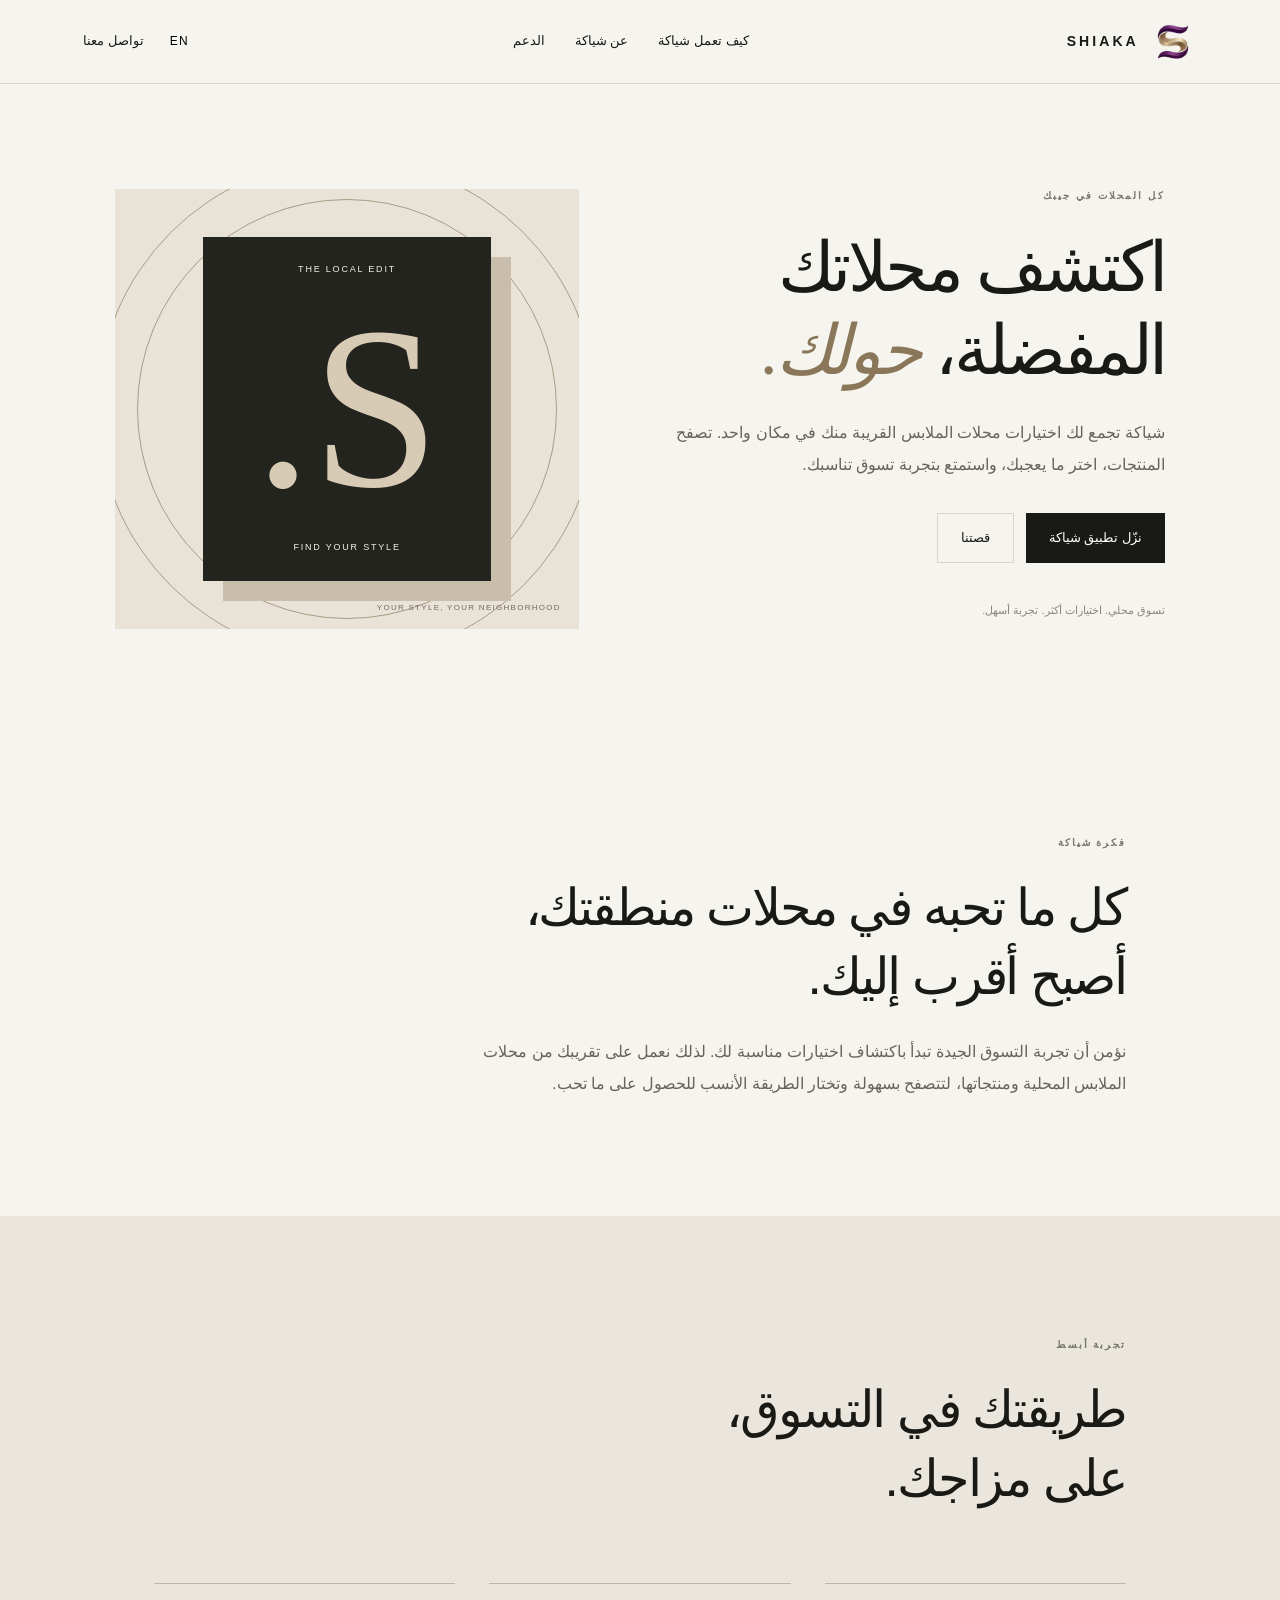
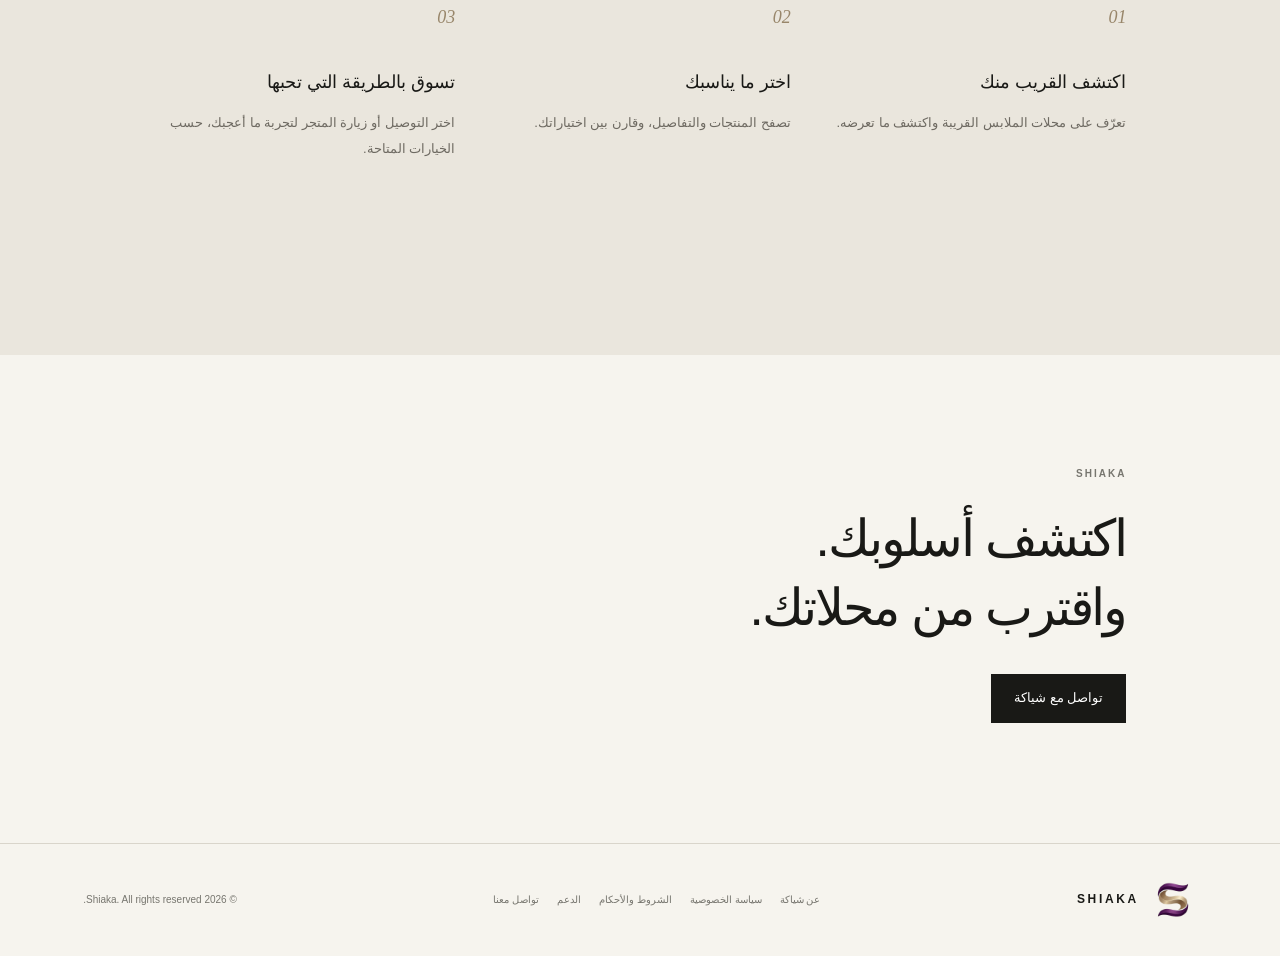
<file: shiaka-website/index.html>
<!doctype html>
<html lang="ar" dir="rtl">
<head>
  <meta charset="utf-8">
  <meta name="viewport" content="width=device-width, initial-scale=1">
  <meta name="description" content="شياكة — اكتشف محلات الملابس القريبة منك، تصفح اختياراتها، واطلب ما يناسبك.">
  <meta name="theme-color" content="#171715">
  <title>شياكة | كل المحلات في جيبك</title>
  <!-- Official Shiaka Favicon -->
  <link rel="icon" type="image/png" href="assets/shiaka-favicon.png">
  <!-- Official Shiaka Logo -->
  <link rel="apple-touch-icon" href="assets/shiaka-favicon.png">
  <link rel="stylesheet" href="styles.css">
</head>
<body>
<header class="site-header">
  <a class="brand" href="index.html" aria-label="Shiaka home">
    <img
      src="assets/shiaka-logo-transparent.png"
      alt="Shiaka Logo"
      class="brand-logo"
    >
    <span>SHIAKA</span>
  </a>
  <nav class="desktop-nav">
    <a href="#how">كيف تعمل شياكة</a>
    <a href="about.html">عن شياكة</a>
    <a href="support.html">الدعم</a>
  </nav>
  <div class="header-actions">
    <button id="langToggle" class="lang-btn" type="button">EN</button>
    <a class="text-link" href="contact.html">تواصل معنا</a>
    <button class="menu-btn" id="menuBtn" aria-label="فتح القائمة">☰</button>
  </div>
</header>
<main>
  <section class="hero">
    <div class="hero-copy">
      <p class="eyebrow" data-ar="الأناقة أقرب مما تتخيل" data-en="STORES ARE CLOSER THAN YOU THINK">كل المحلات في جيبك</p>
      <h1 data-ar="اكتشف محلاتك المفضلة، <em>حولك.</em>" data-en="Discover your favorite stores, <em>around you.</em>">اكتشف محلاتك المفضلة، <em>حولك.</em></h1>
      <p class="hero-lead" data-ar="شياكة تجمع لك اختيارات محلات الملابس القريبة منك في مكان واحد. تصفح المنتجات، اختر ما يعجبك، واستمتع بتجربة تسوق تناسبك." data-en="Shiaka brings nearby fashion stores together in one place. Explore products, find what you love, and enjoy shopping your way.">شياكة تجمع لك اختيارات محلات الملابس القريبة منك في مكان واحد. تصفح المنتجات، اختر ما يعجبك، واستمتع بتجربة تسوق تناسبك.</p>
<div class="hero-actions">
    <a
        class="button button-dark"
        href="https://play.google.com/store/apps/details?id=com.shiaka.user"
        target="_blank"
        rel="noopener noreferrer"
        data-ar="نزّل تطبيق شياكة"
        data-en="Download Shiaka App"
    >نزّل تطبيق شياكة</a>

    <a
        class="button button-light"
        href="about.html"
        data-ar="قصتنا"
        data-en="Our story"
    >قصتنا</a>
</div>      <p class="micro-note" data-ar="تسوق محلي. اختيارات أكثر. تجربة أسهل." data-en="Shop local. More choice. A simpler experience.">تسوق محلي. اختيارات أكثر. تجربة أسهل.</p>
    </div>
    <div class="hero-art" aria-label="تصميم تجريدي مستوحى من الأزياء">
      <div class="art-orbit orbit-one"></div><div class="art-orbit orbit-two"></div>
      <div class="art-card"><span class="art-small">THE LOCAL EDIT</span><span class="art-big">S.</span><span class="art-bottom">FIND YOUR STYLE</span></div>
      <div class="art-caption">YOUR STYLE, YOUR NEIGHBORHOOD</div>
    </div>
  </section>
  <section class="intro section-wrap">
    <p class="eyebrow" data-ar="فكرة شياكة" data-en="THE SHIAKA IDEA">فكرة شياكة</p>
    <h2 data-ar="كل ما تحبه في محلات منطقتك،<br>أصبح أقرب إليك." data-en="Everything you love in local stores,<br>now closer to you.">كل ما تحبه في محلات منطقتك،<br>أصبح أقرب إليك.</h2>
    <p class="body-copy" data-ar="نؤمن أن تجربة التسوق الجيدة تبدأ باكتشاف اختيارات مناسبة لك. لذلك نعمل على تقريبك من محلات الملابس المحلية ومنتجاتها، لتتصفح بسهولة وتختار الطريقة الأنسب للحصول على ما تحب." data-en="We believe a great shopping experience starts with discovering the right choices. We bring local fashion stores and their products closer, so you can browse with ease and choose how to shop.">نؤمن أن تجربة التسوق الجيدة تبدأ باكتشاف اختيارات مناسبة لك. لذلك نعمل على تقريبك من محلات الملابس المحلية ومنتجاتها، لتتصفح بسهولة وتختار الطريقة الأنسب للحصول على ما تحب.</p>
  </section>
  <section id="how" class="how-section">
    <div class="section-wrap"><p class="eyebrow" data-ar="تجربة أبسط" data-en="A SIMPLER EXPERIENCE">تجربة أبسط</p><h2 data-ar="طريقتك في التسوق،<br>على مزاجك." data-en="Your way to shop,<br>your way.">طريقتك في التسوق،<br>على مزاجك.</h2>
      <div class="steps">
        <article class="step"><span>01</span><h3 data-ar="اكتشف القريب منك" data-en="Explore nearby">اكتشف القريب منك</h3><p data-ar="تعرّف على محلات الملابس القريبة واكتشف ما تعرضه." data-en="Find nearby fashion stores and explore what they offer.">تعرّف على محلات الملابس القريبة واكتشف ما تعرضه.</p></article>
        <article class="step"><span>02</span><h3 data-ar="اختر ما يناسبك" data-en="Find your fit">اختر ما يناسبك</h3><p data-ar="تصفح المنتجات والتفاصيل، وقارن بين اختياراتك." data-en="Browse products and details, and compare your options.">تصفح المنتجات والتفاصيل، وقارن بين اختياراتك.</p></article>
        <article class="step"><span>03</span><h3 data-ar="تسوق بالطريقة التي تحبها" data-en="Shop your way">تسوق بالطريقة التي تحبها</h3><p data-ar="اختر التوصيل أو زيارة المتجر لتجربة ما أعجبك، حسب الخيارات المتاحة." data-en="Choose delivery or visit the store to try what you like, where available.">اختر التوصيل أو زيارة المتجر لتجربة ما أعجبك، حسب الخيارات المتاحة.</p></article>
      </div>
    </div>
  </section>
  <section class="closing section-wrap"><p class="eyebrow">SHIAKA</p><h2 data-ar="اكتشف أسلوبك.<br>واقترب من محلاتك." data-en="Find your style.<br>Get closer to local stores.">اكتشف أسلوبك.<br>واقترب من محلاتك.</h2><a class="button button-dark" href="contact.html" data-ar="تواصل مع شياكة" data-en="Get in touch">تواصل مع شياكة</a></section>
</main>
<footer class="site-footer">
  <a class="brand footer-brand" href="index.html" aria-label="Shiaka home">
    <img
      src="assets/shiaka-logo-transparent.png"
      alt="Shiaka Logo"
      class="brand-logo"
    >
    <span>SHIAKA</span>
  </a>
  <div class="footer-links">
    <a href="about.html">عن شياكة</a>
    <a href="privacy.html">سياسة الخصوصية</a>
    <a href="terms.html">الشروط والأحكام</a>
    <a href="support.html">الدعم</a>
    <a href="contact.html">تواصل معنا</a>
  </div>
  <span class="copyright">
    © <span id="year"></span> Shiaka. All rights reserved.
  </span>
</footer>
<script src="script.js"></script>
</body></html>
</file>
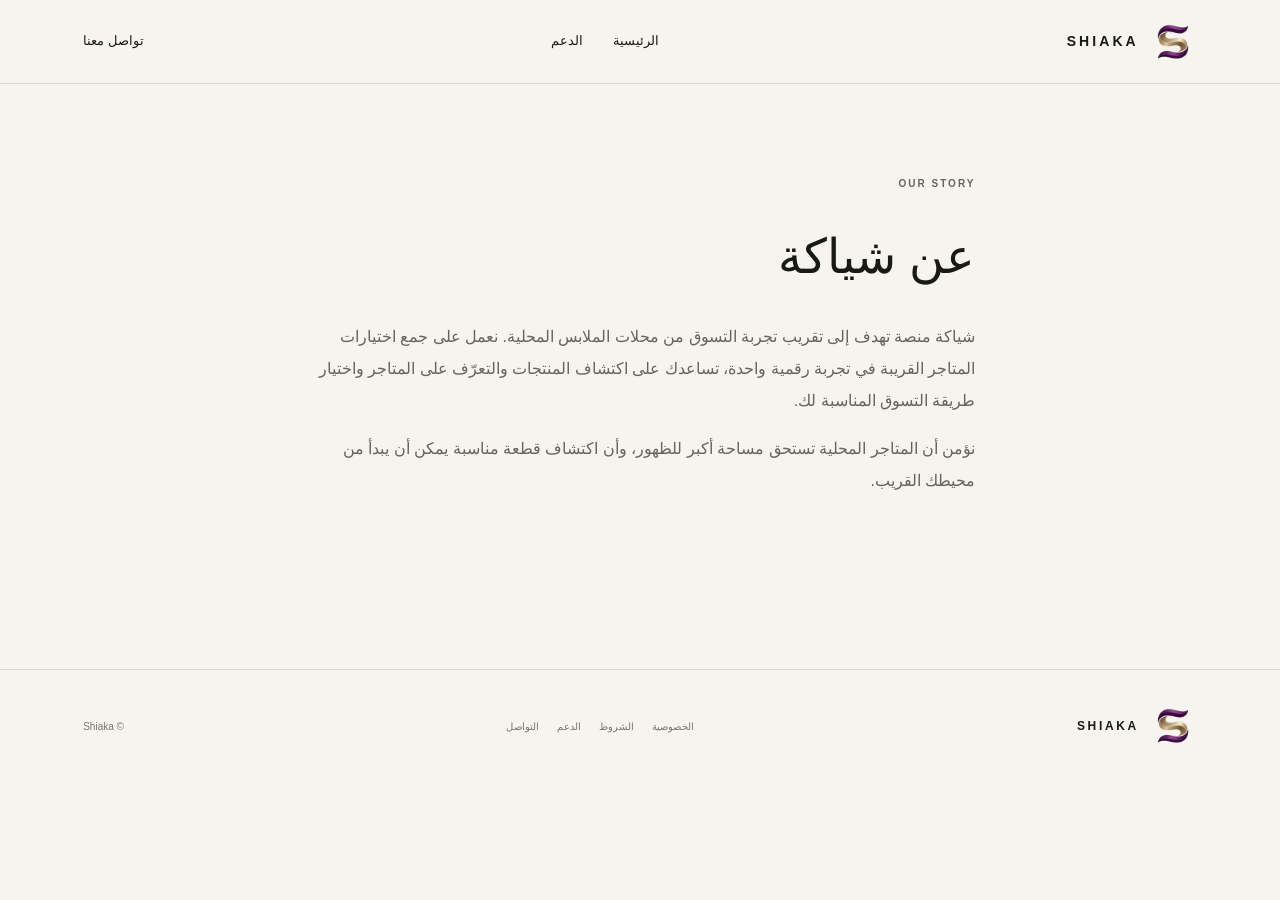
<file: shiaka-website/about.html>
<!doctype html>
<html lang="ar" dir="rtl">

<head>
  <meta charset="utf-8">
  <meta name="viewport" content="width=device-width, initial-scale=1">

  <meta name="description" content="تعرف على شركة شياكة ورؤيتها في دعم محلات الملابس المحلية وتطوير تجربة التسوق.">

  <meta name="theme-color" content="#171715">

  <title>عن شياكة | Shiaka</title>

  <!-- Official Shiaka Favicon -->
  <link rel="icon" type="image/png" href="assets/shiaka-favicon.png?v=2">
  <link rel="apple-touch-icon" href="assets/shiaka-favicon.png">

  <!-- Stylesheet -->
  <link rel="stylesheet" href="styles.css">
</head>

<body>

  <!-- Header -->
  <header class="site-header">

    <a class="brand" href="index.html" aria-label="Shiaka home">
      <img
        src="assets/shiaka-logo-transparent.png"
        alt="Shiaka Logo"
        class="brand-logo"
      >
      <span>SHIAKA</span>
    </a>

    <nav class="desktop-nav">
      <a href="index.html">الرئيسية</a>
      <a href="support.html">الدعم</a>
    </nav>

    <a class="text-link" href="contact.html">تواصل معنا</a>

  </header>

  <!-- Main Content -->
  <main class="legal">

    <p class="eyebrow">OUR STORY</p>

    <h1>عن شياكة</h1>

    <p>
      شياكة منصة تهدف إلى تقريب تجربة التسوق من محلات الملابس المحلية.
      نعمل على جمع اختيارات المتاجر القريبة في تجربة رقمية واحدة،
      تساعدك على اكتشاف المنتجات والتعرّف على المتاجر واختيار طريقة
      التسوق المناسبة لك.
    </p>

    <p>
      نؤمن أن المتاجر المحلية تستحق مساحة أكبر للظهور،
      وأن اكتشاف قطعة مناسبة يمكن أن يبدأ من محيطك القريب.
    </p>

  </main>

  <!-- Footer -->
  <footer class="site-footer">

    <a class="brand footer-brand" href="index.html" aria-label="Shiaka home">
      <img
        src="assets/shiaka-logo-transparent.png"
        alt="Shiaka Logo"
        class="brand-logo"
      >
      <span>SHIAKA</span>
    </a>

    <div class="footer-links">
      <a href="privacy.html">الخصوصية</a>
      <a href="terms.html">الشروط</a>
      <a href="support.html">الدعم</a>
      <a href="contact.html">التواصل</a>
    </div>

    <span class="copyright">© Shiaka</span>

  </footer>

</body>
</html>
</file>
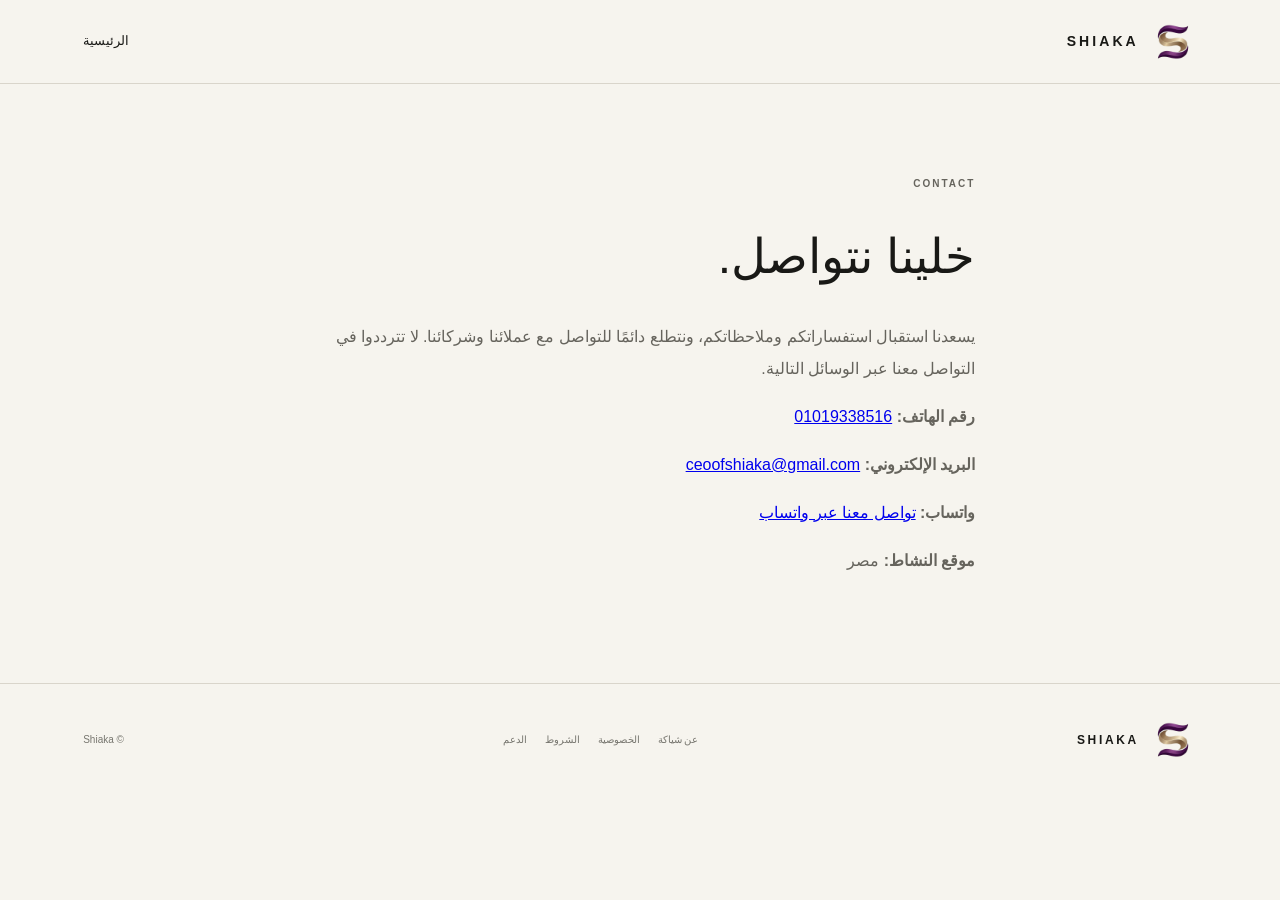
<file: shiaka-website/contact.html>
<!doctype html>
<html lang="ar" dir="rtl">

<head>
  <meta charset="utf-8">
  <meta name="viewport" content="width=device-width, initial-scale=1">

  <meta name="description" content="تواصل مع فريق شركة شياكة للاستفسارات والدعم والتعاون.">

  <meta name="theme-color" content="#171715">

  <title>تواصل معنا | Shiaka</title>

  <!-- Official Shiaka Favicon -->
  <link rel="icon" type="image/png" href="assets/shiaka-favicon.png?v=2">
  <link rel="apple-touch-icon" href="assets/shiaka-favicon.png">

  <link rel="stylesheet" href="styles.css">
</head>

<body>

  <!-- Header -->
  <header class="site-header">

    <a class="brand" href="index.html" aria-label="Shiaka home">
      <img
        src="assets/shiaka-logo-transparent.png"
        alt="Shiaka Logo"
        class="brand-logo"
      >
      <span>SHIAKA</span>
    </a>

    <a class="text-link" href="index.html">الرئيسية</a>

  </header>

  <!-- Contact Content -->
  <main class="legal">

    <p class="eyebrow">CONTACT</p>

    <h1>خلينا نتواصل.</h1>

    <p>
      يسعدنا استقبال استفساراتكم وملاحظاتكم،
      ونتطلع دائمًا للتواصل مع عملائنا وشركائنا.
      لا تترددوا في التواصل معنا عبر الوسائل التالية.
    </p>

    <p>
      <strong>رقم الهاتف:</strong>
      <a href="tel:+201019338516" dir="ltr">01019338516</a>
    </p>

    <p>
      <strong>البريد الإلكتروني:</strong>
      <a href="mailto:ceoofshiaka@gmail.com">
        ceoofshiaka@gmail.com
      </a>
    </p>

    <p>
      <strong>واتساب:</strong>
      <a
        href="https://wa.me/201019338516"
        target="_blank"
        rel="noopener noreferrer"
      >
        تواصل معنا عبر واتساب
      </a>
    </p>

    <p>
      <strong>موقع النشاط:</strong> مصر
    </p>

  </main>

  <!-- Footer -->
  <footer class="site-footer">

    <a class="brand footer-brand" href="index.html" aria-label="Shiaka home">
      <img
        src="assets/shiaka-logo-transparent.png"
        alt="Shiaka Logo"
        class="brand-logo"
      >
      <span>SHIAKA</span>
    </a>

    <div class="footer-links">
      <a href="about.html">عن شياكة</a>
      <a href="privacy.html">الخصوصية</a>
      <a href="terms.html">الشروط</a>
      <a href="support.html">الدعم</a>
    </div>

    <span class="copyright">© Shiaka</span>

  </footer>

</body>
</html>
</file>
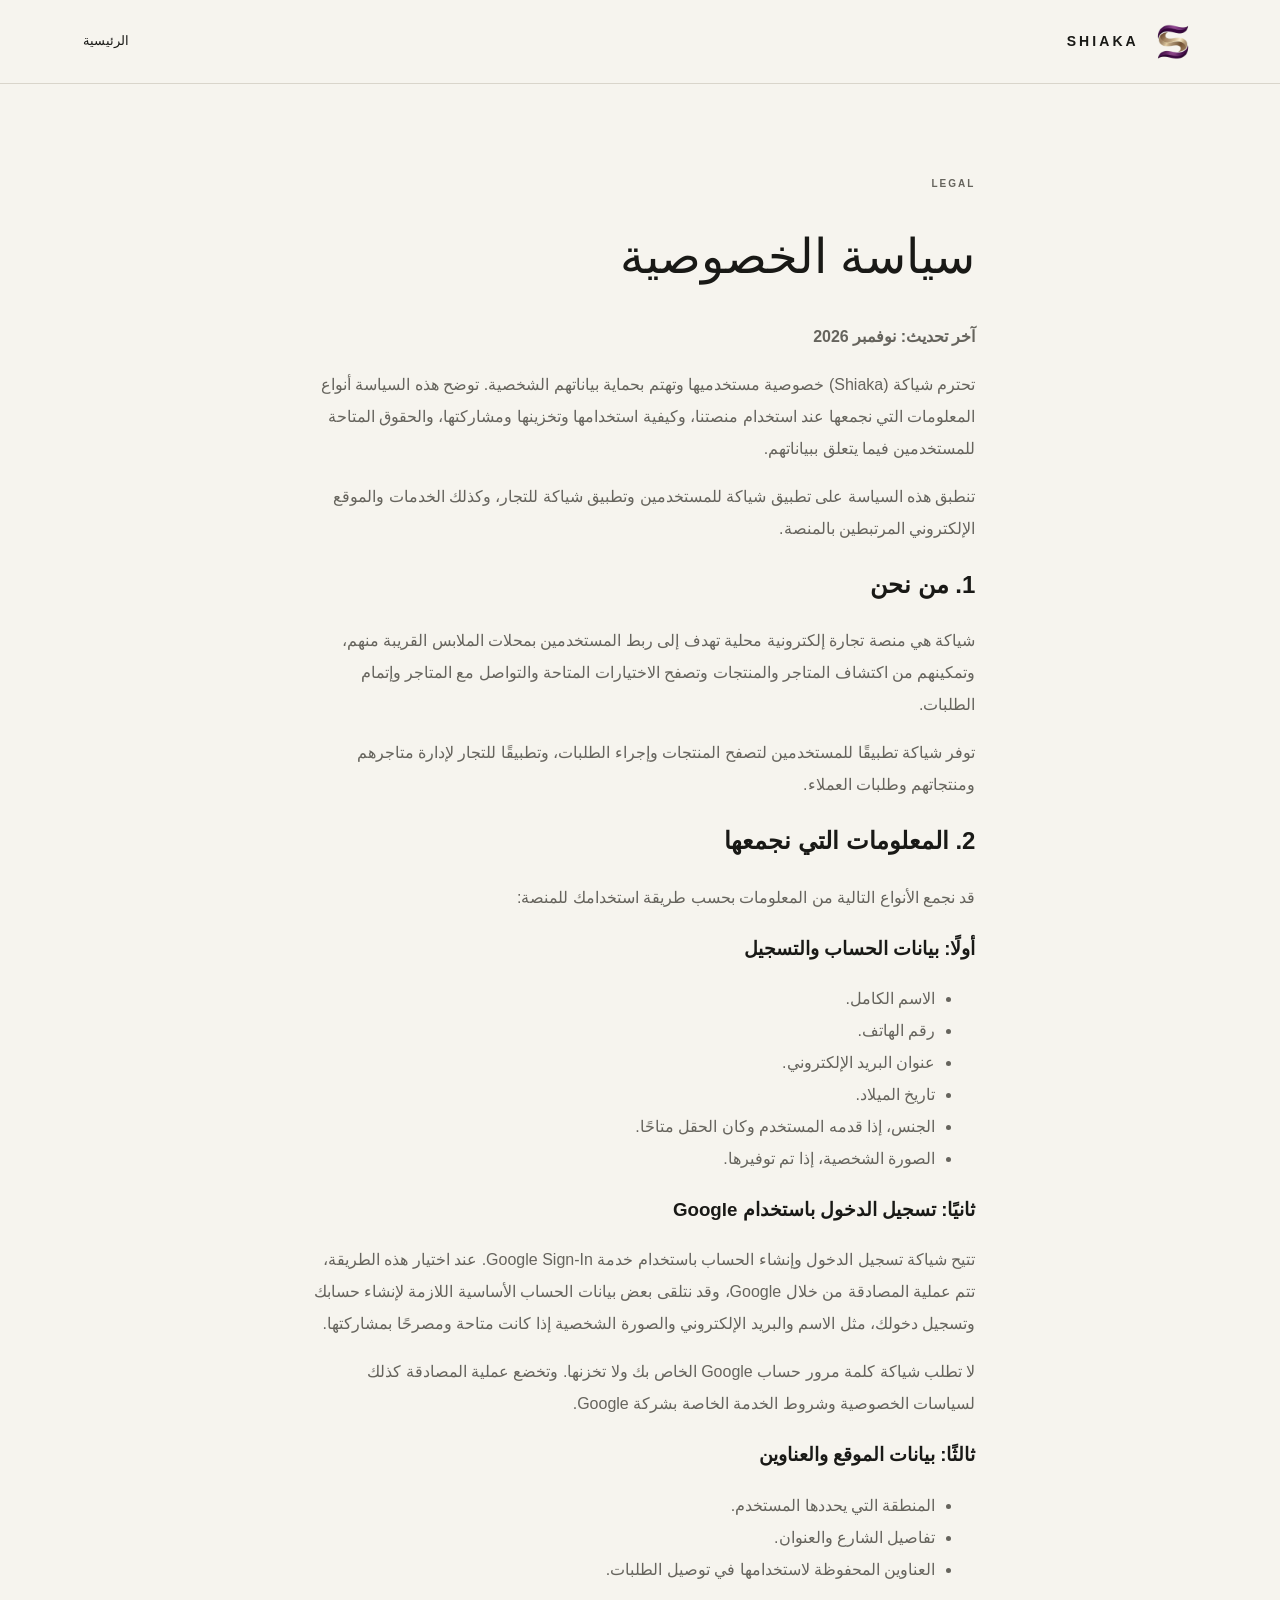
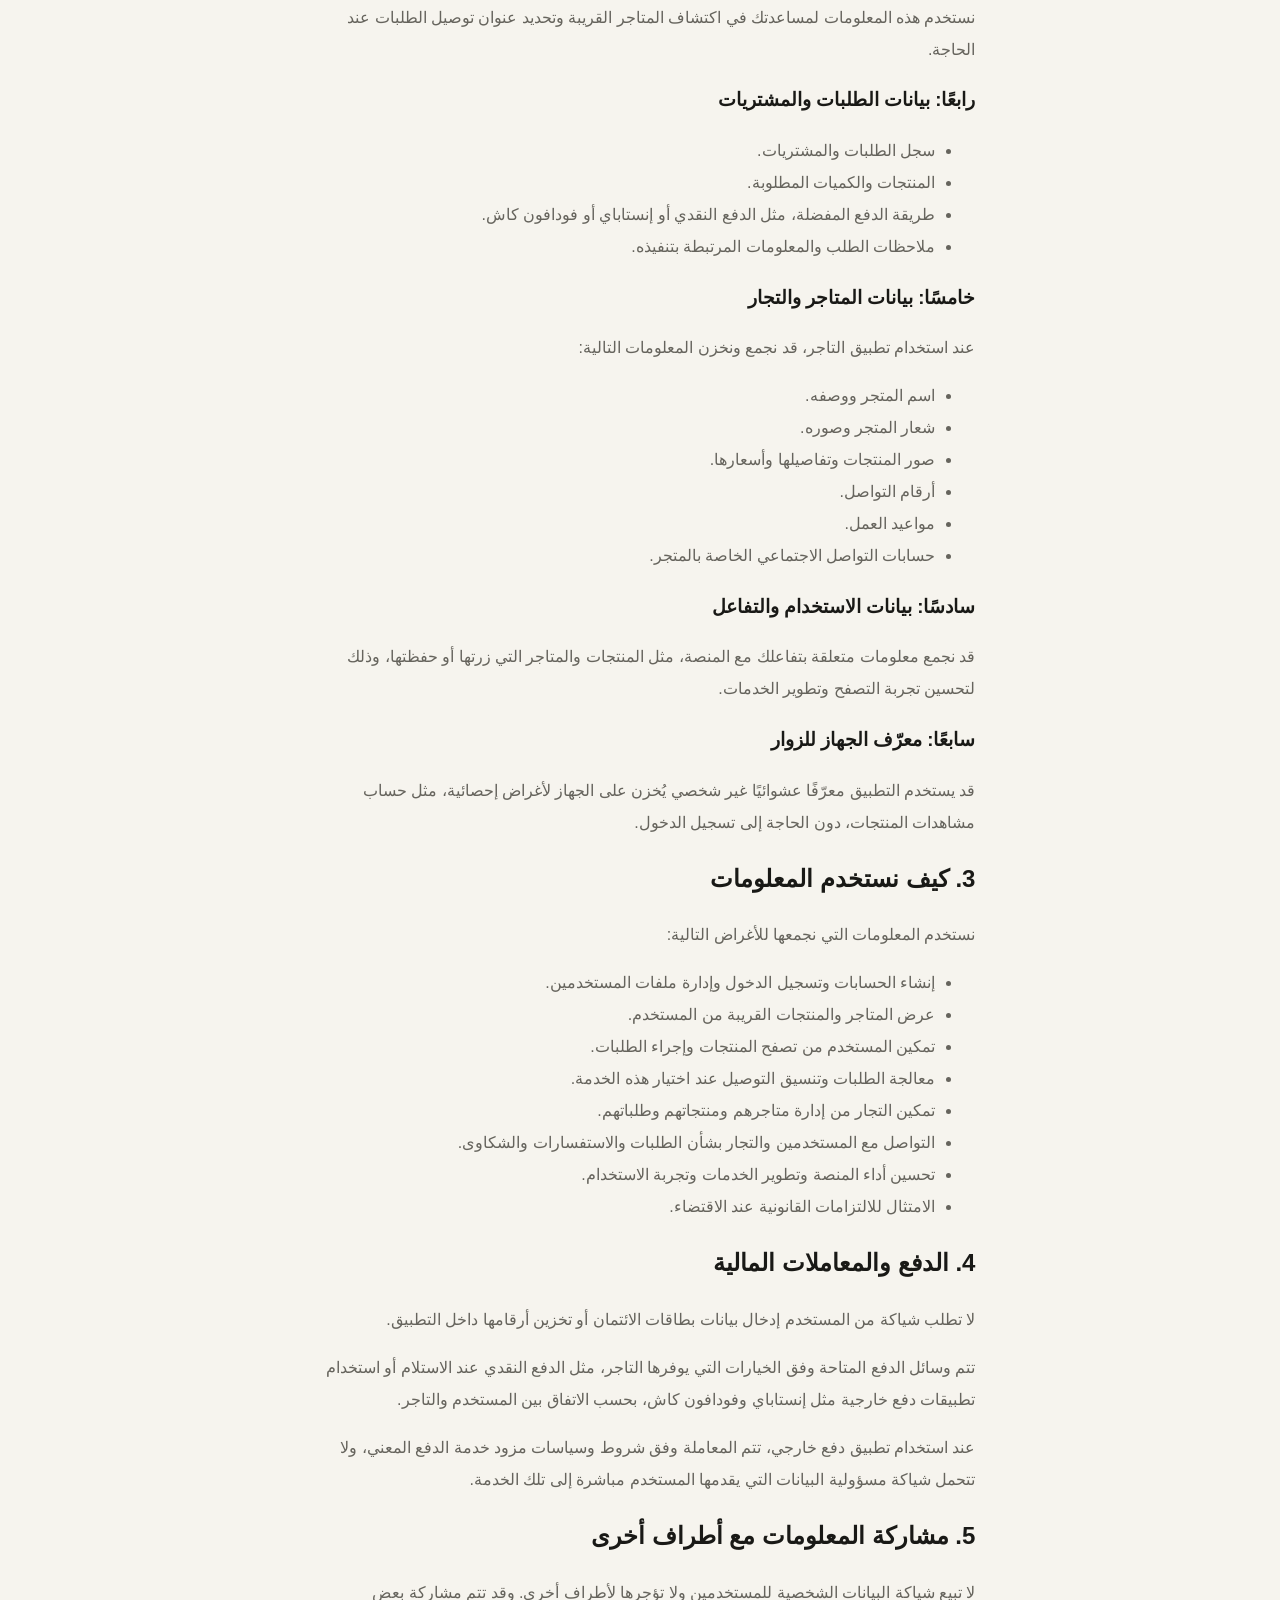
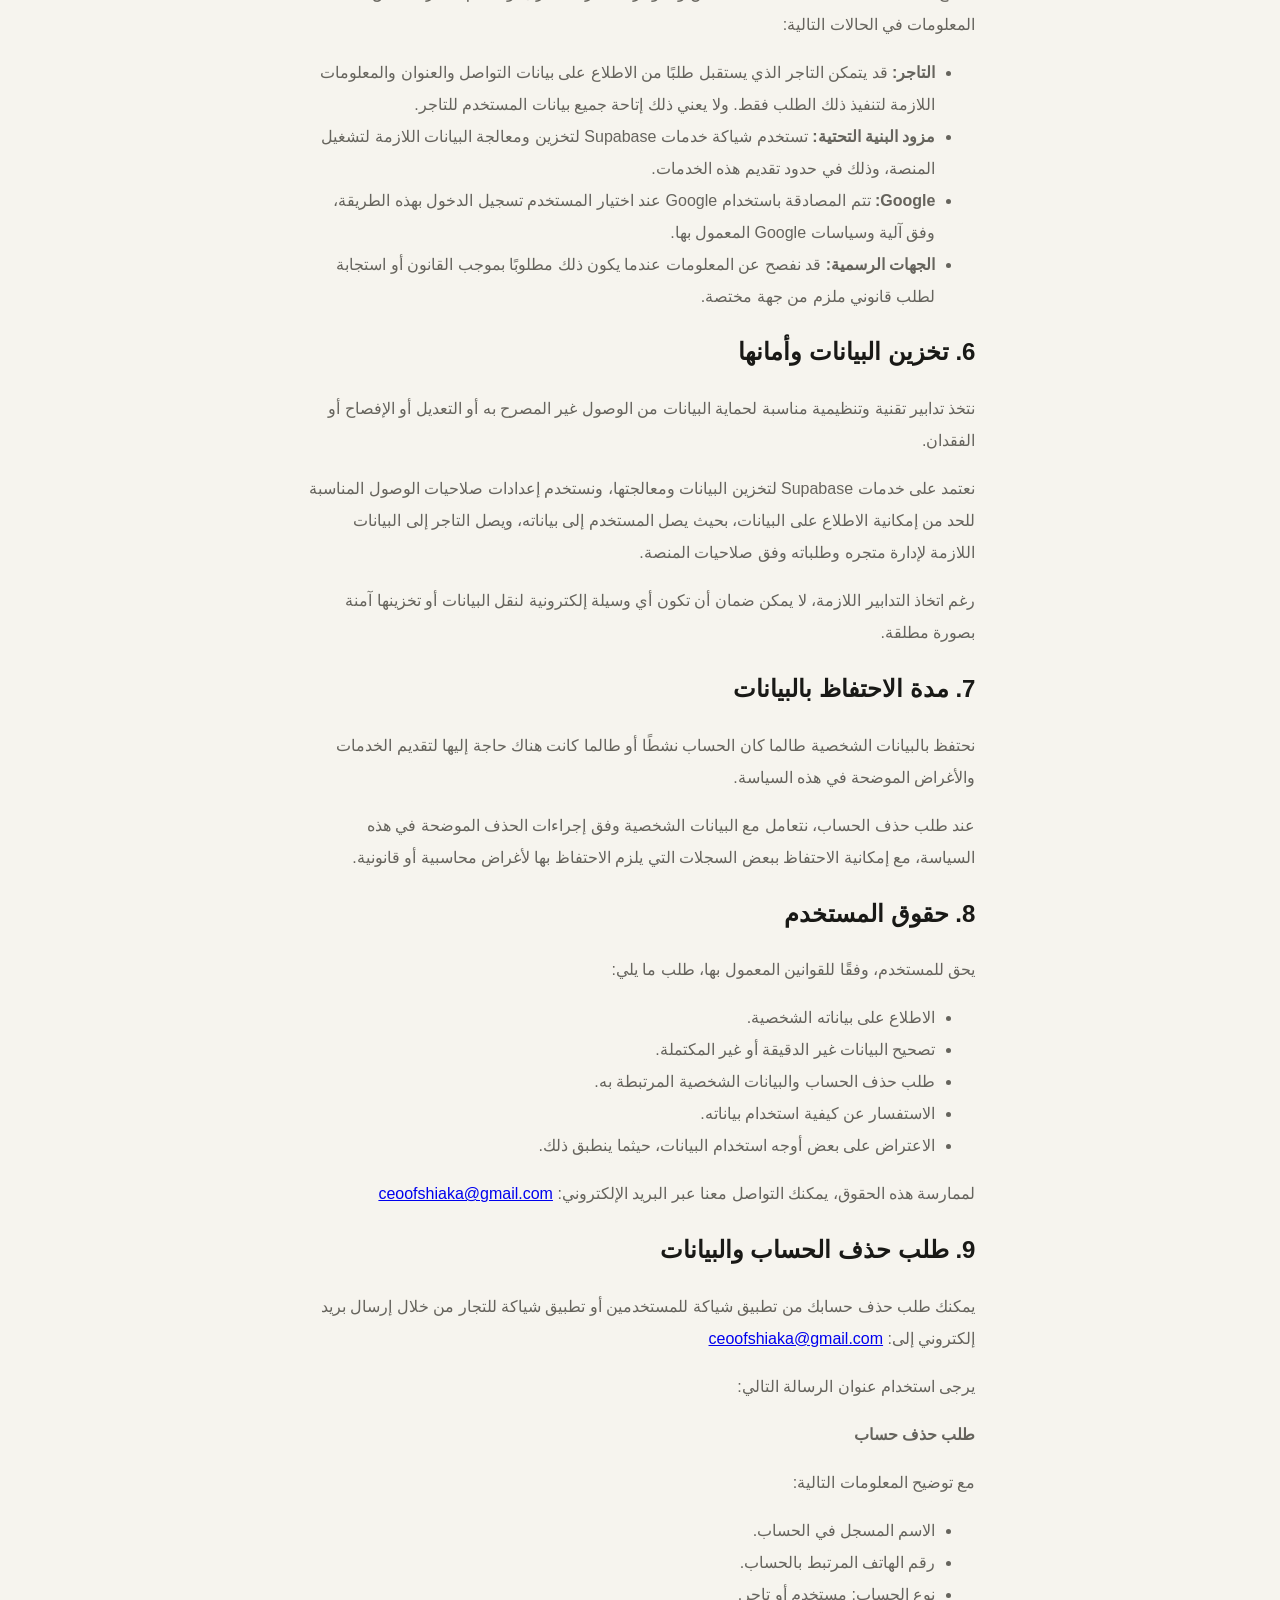
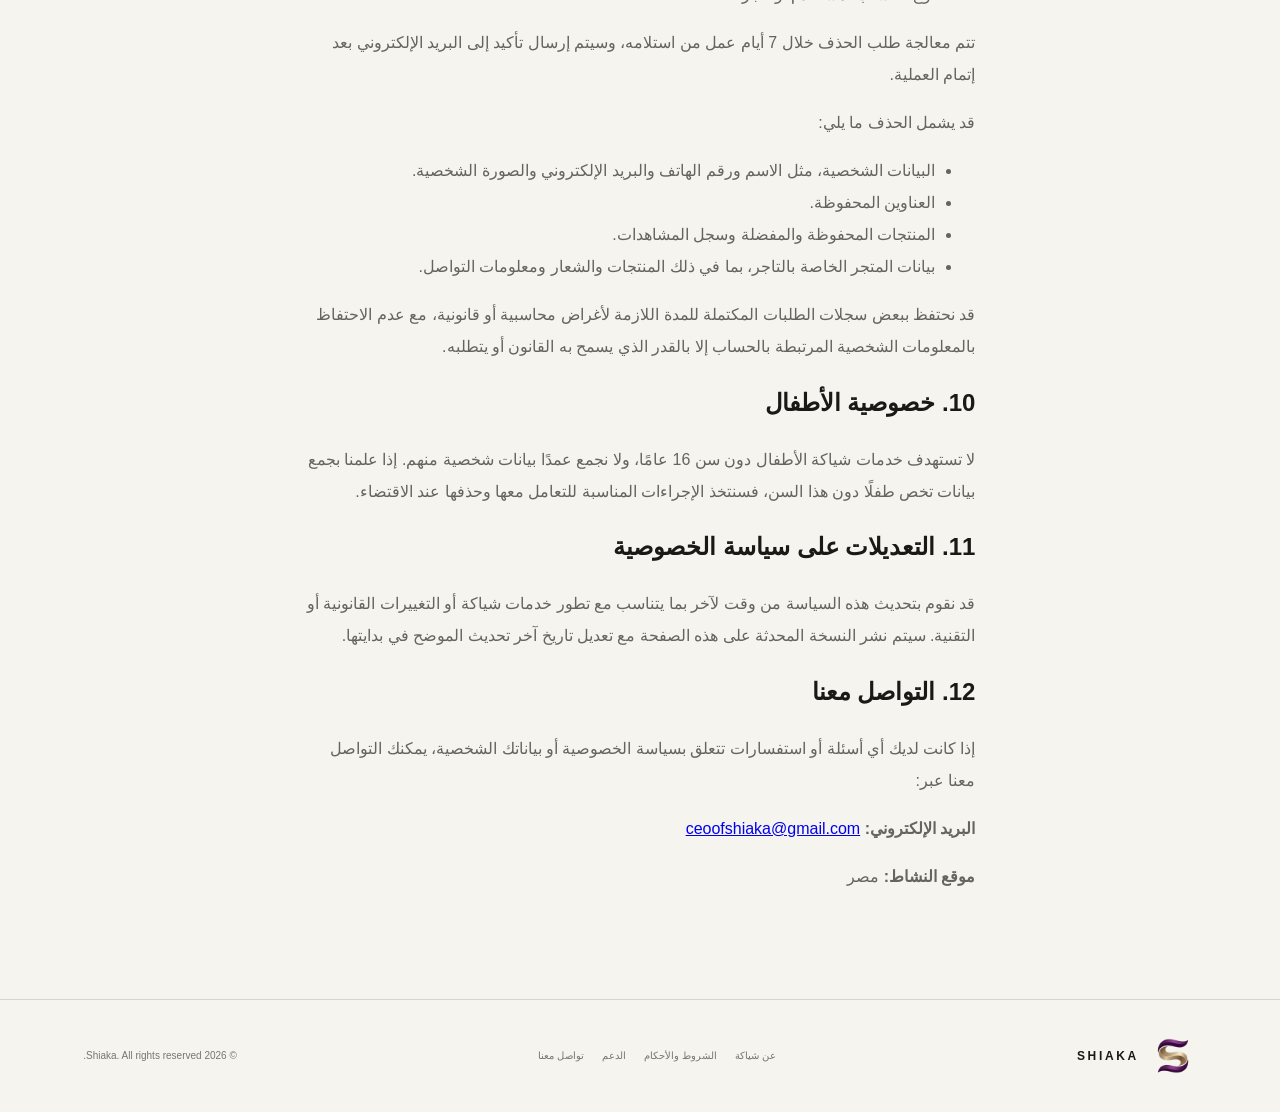
<file: shiaka-website/privacy.html>
<!doctype html>
<html lang="ar" dir="rtl">
<head>
  <meta charset="utf-8">
  <meta name="viewport" content="width=device-width, initial-scale=1">

  <title>سياسة الخصوصية | شياكة Shiaka</title>

  <meta name="description" content="تعرف على كيفية جمع واستخدام وحماية البيانات الشخصية عند استخدام تطبيقات ومنصة شياكة.">
  <meta name="theme-color" content="#171715">

  <link rel="icon" type="image/png" href="assets/shiaka-favicon.png?v=2">
  <link rel="apple-touch-icon" href="assets/shiaka-favicon.png?v=2">
  <link rel="stylesheet" href="styles.css">
</head>

<body>

<header class="site-header">
  <a class="brand" href="index.html" aria-label="Shiaka home">
    <img
      src="assets/shiaka-logo-transparent.png"
      alt="Shiaka Logo"
      class="brand-logo"
    >
    <span>SHIAKA</span>
  </a>

  <a class="text-link" href="index.html">الرئيسية</a>
</header>

<main class="legal">

  <p class="eyebrow">LEGAL</p>

  <h1>سياسة الخصوصية</h1>

  <p><strong>آخر تحديث: نوفمبر 2026</strong></p>

  <p>
    تحترم شياكة (Shiaka) خصوصية مستخدميها وتهتم بحماية بياناتهم الشخصية.
    توضح هذه السياسة أنواع المعلومات التي نجمعها عند استخدام منصتنا،
    وكيفية استخدامها وتخزينها ومشاركتها، والحقوق المتاحة للمستخدمين
    فيما يتعلق ببياناتهم.
  </p>

  <p>
    تنطبق هذه السياسة على تطبيق شياكة للمستخدمين وتطبيق شياكة للتجار،
    وكذلك الخدمات والموقع الإلكتروني المرتبطين بالمنصة.
  </p>

  <h2>1. من نحن</h2>

  <p>
    شياكة هي منصة تجارة إلكترونية محلية تهدف إلى ربط المستخدمين
    بمحلات الملابس القريبة منهم، وتمكينهم من اكتشاف المتاجر والمنتجات
    وتصفح الاختيارات المتاحة والتواصل مع المتاجر وإتمام الطلبات.
  </p>

  <p>
    توفر شياكة تطبيقًا للمستخدمين لتصفح المنتجات وإجراء الطلبات،
    وتطبيقًا للتجار لإدارة متاجرهم ومنتجاتهم وطلبات العملاء.
  </p>

  <h2>2. المعلومات التي نجمعها</h2>

  <p>قد نجمع الأنواع التالية من المعلومات بحسب طريقة استخدامك للمنصة:</p>

  <h3>أولًا: بيانات الحساب والتسجيل</h3>

  <ul>
    <li>الاسم الكامل.</li>
    <li>رقم الهاتف.</li>
    <li>عنوان البريد الإلكتروني.</li>
    <li>تاريخ الميلاد.</li>
    <li>الجنس، إذا قدمه المستخدم وكان الحقل متاحًا.</li>
    <li>الصورة الشخصية، إذا تم توفيرها.</li>
  </ul>

  <h3>ثانيًا: تسجيل الدخول باستخدام Google</h3>

  <p>
    تتيح شياكة تسجيل الدخول وإنشاء الحساب باستخدام خدمة
    Google Sign-In.
    عند اختيار هذه الطريقة، تتم عملية المصادقة من خلال Google،
    وقد نتلقى بعض بيانات الحساب الأساسية اللازمة لإنشاء حسابك
    وتسجيل دخولك، مثل الاسم والبريد الإلكتروني والصورة الشخصية
    إذا كانت متاحة ومصرحًا بمشاركتها.
  </p>

  <p>
    لا تطلب شياكة كلمة مرور حساب Google الخاص بك ولا تخزنها.
    وتخضع عملية المصادقة كذلك لسياسات الخصوصية وشروط الخدمة الخاصة
    بشركة Google.
  </p>

  <h3>ثالثًا: بيانات الموقع والعناوين</h3>

  <ul>
    <li>المنطقة التي يحددها المستخدم.</li>
    <li>تفاصيل الشارع والعنوان.</li>
    <li>العناوين المحفوظة لاستخدامها في توصيل الطلبات.</li>
  </ul>

  <p>
    نستخدم هذه المعلومات لمساعدتك في اكتشاف المتاجر القريبة
    وتحديد عنوان توصيل الطلبات عند الحاجة.
  </p>

  <h3>رابعًا: بيانات الطلبات والمشتريات</h3>

  <ul>
    <li>سجل الطلبات والمشتريات.</li>
    <li>المنتجات والكميات المطلوبة.</li>
    <li>طريقة الدفع المفضلة، مثل الدفع النقدي أو إنستاباي أو فودافون كاش.</li>
    <li>ملاحظات الطلب والمعلومات المرتبطة بتنفيذه.</li>
  </ul>

  <h3>خامسًا: بيانات المتاجر والتجار</h3>

  <p>عند استخدام تطبيق التاجر، قد نجمع ونخزن المعلومات التالية:</p>

  <ul>
    <li>اسم المتجر ووصفه.</li>
    <li>شعار المتجر وصوره.</li>
    <li>صور المنتجات وتفاصيلها وأسعارها.</li>
    <li>أرقام التواصل.</li>
    <li>مواعيد العمل.</li>
    <li>حسابات التواصل الاجتماعي الخاصة بالمتجر.</li>
  </ul>

  <h3>سادسًا: بيانات الاستخدام والتفاعل</h3>

  <p>
    قد نجمع معلومات متعلقة بتفاعلك مع المنصة، مثل المنتجات والمتاجر
    التي زرتها أو حفظتها، وذلك لتحسين تجربة التصفح وتطوير الخدمات.
  </p>

  <h3>سابعًا: معرّف الجهاز للزوار</h3>

  <p>
    قد يستخدم التطبيق معرّفًا عشوائيًا غير شخصي يُخزن على الجهاز
    لأغراض إحصائية، مثل حساب مشاهدات المنتجات، دون الحاجة إلى
    تسجيل الدخول.
  </p>

  <h2>3. كيف نستخدم المعلومات</h2>

  <p>نستخدم المعلومات التي نجمعها للأغراض التالية:</p>

  <ul>
    <li>إنشاء الحسابات وتسجيل الدخول وإدارة ملفات المستخدمين.</li>
    <li>عرض المتاجر والمنتجات القريبة من المستخدم.</li>
    <li>تمكين المستخدم من تصفح المنتجات وإجراء الطلبات.</li>
    <li>معالجة الطلبات وتنسيق التوصيل عند اختيار هذه الخدمة.</li>
    <li>تمكين التجار من إدارة متاجرهم ومنتجاتهم وطلباتهم.</li>
    <li>التواصل مع المستخدمين والتجار بشأن الطلبات والاستفسارات والشكاوى.</li>
    <li>تحسين أداء المنصة وتطوير الخدمات وتجربة الاستخدام.</li>
    <li>الامتثال للالتزامات القانونية عند الاقتضاء.</li>
  </ul>

  <h2>4. الدفع والمعاملات المالية</h2>

  <p>
    لا تطلب شياكة من المستخدم إدخال بيانات بطاقات الائتمان أو
    تخزين أرقامها داخل التطبيق.
  </p>

  <p>
    تتم وسائل الدفع المتاحة وفق الخيارات التي يوفرها التاجر،
    مثل الدفع النقدي عند الاستلام أو استخدام تطبيقات دفع خارجية
    مثل إنستاباي وفودافون كاش، بحسب الاتفاق بين المستخدم والتاجر.
  </p>

  <p>
    عند استخدام تطبيق دفع خارجي، تتم المعاملة وفق شروط وسياسات
    مزود خدمة الدفع المعني، ولا تتحمل شياكة مسؤولية البيانات
    التي يقدمها المستخدم مباشرة إلى تلك الخدمة.
  </p>

  <h2>5. مشاركة المعلومات مع أطراف أخرى</h2>

  <p>
    لا تبيع شياكة البيانات الشخصية للمستخدمين ولا تؤجرها لأطراف أخرى.
    وقد تتم مشاركة بعض المعلومات في الحالات التالية:
  </p>

  <ul>
    <li>
      <strong>التاجر:</strong>
      قد يتمكن التاجر الذي يستقبل طلبًا من الاطلاع على بيانات التواصل
      والعنوان والمعلومات اللازمة لتنفيذ ذلك الطلب فقط.
      ولا يعني ذلك إتاحة جميع بيانات المستخدم للتاجر.
    </li>

    <li>
      <strong>مزود البنية التحتية:</strong>
      تستخدم شياكة خدمات Supabase لتخزين ومعالجة البيانات اللازمة
      لتشغيل المنصة، وذلك في حدود تقديم هذه الخدمات.
    </li>

    <li>
      <strong>Google:</strong>
      تتم المصادقة باستخدام Google عند اختيار المستخدم تسجيل الدخول
      بهذه الطريقة، وفق آلية وسياسات Google المعمول بها.
    </li>

    <li>
      <strong>الجهات الرسمية:</strong>
      قد نفصح عن المعلومات عندما يكون ذلك مطلوبًا بموجب القانون
      أو استجابة لطلب قانوني ملزم من جهة مختصة.
    </li>
  </ul>

  <h2>6. تخزين البيانات وأمانها</h2>

  <p>
    نتخذ تدابير تقنية وتنظيمية مناسبة لحماية البيانات من الوصول
    غير المصرح به أو التعديل أو الإفصاح أو الفقدان.
  </p>

  <p>
    نعتمد على خدمات Supabase لتخزين البيانات ومعالجتها، ونستخدم
    إعدادات صلاحيات الوصول المناسبة للحد من إمكانية الاطلاع
    على البيانات، بحيث يصل المستخدم إلى بياناته، ويصل التاجر
    إلى البيانات اللازمة لإدارة متجره وطلباته وفق صلاحيات المنصة.
  </p>

  <p>
    رغم اتخاذ التدابير اللازمة، لا يمكن ضمان أن تكون أي وسيلة
    إلكترونية لنقل البيانات أو تخزينها آمنة بصورة مطلقة.
  </p>

  <h2>7. مدة الاحتفاظ بالبيانات</h2>

  <p>
    نحتفظ بالبيانات الشخصية طالما كان الحساب نشطًا أو طالما كانت
    هناك حاجة إليها لتقديم الخدمات والأغراض الموضحة في هذه السياسة.
  </p>

  <p>
    عند طلب حذف الحساب، نتعامل مع البيانات الشخصية وفق إجراءات
    الحذف الموضحة في هذه السياسة، مع إمكانية الاحتفاظ ببعض السجلات
    التي يلزم الاحتفاظ بها لأغراض محاسبية أو قانونية.
  </p>

  <h2>8. حقوق المستخدم</h2>

  <p>يحق للمستخدم، وفقًا للقوانين المعمول بها، طلب ما يلي:</p>

  <ul>
    <li>الاطلاع على بياناته الشخصية.</li>
    <li>تصحيح البيانات غير الدقيقة أو غير المكتملة.</li>
    <li>طلب حذف الحساب والبيانات الشخصية المرتبطة به.</li>
    <li>الاستفسار عن كيفية استخدام بياناته.</li>
    <li>الاعتراض على بعض أوجه استخدام البيانات، حيثما ينطبق ذلك.</li>
  </ul>

  <p>
    لممارسة هذه الحقوق، يمكنك التواصل معنا عبر البريد الإلكتروني:
    <a href="mailto:ceoofshiaka@gmail.com">ceoofshiaka@gmail.com</a>
  </p>

  <h2>9. طلب حذف الحساب والبيانات</h2>

  <p>
    يمكنك طلب حذف حسابك من تطبيق شياكة للمستخدمين أو تطبيق شياكة
    للتجار من خلال إرسال بريد إلكتروني إلى:
    <a href="mailto:ceoofshiaka@gmail.com">ceoofshiaka@gmail.com</a>
  </p>

  <p>يرجى استخدام عنوان الرسالة التالي:</p>

  <p><strong>طلب حذف حساب</strong></p>

  <p>مع توضيح المعلومات التالية:</p>

  <ul>
    <li>الاسم المسجل في الحساب.</li>
    <li>رقم الهاتف المرتبط بالحساب.</li>
    <li>نوع الحساب: مستخدم أو تاجر.</li>
  </ul>

  <p>
    تتم معالجة طلب الحذف خلال 7 أيام عمل من استلامه،
    وسيتم إرسال تأكيد إلى البريد الإلكتروني بعد إتمام العملية.
  </p>

  <p>قد يشمل الحذف ما يلي:</p>

  <ul>
    <li>البيانات الشخصية، مثل الاسم ورقم الهاتف والبريد الإلكتروني والصورة الشخصية.</li>
    <li>العناوين المحفوظة.</li>
    <li>المنتجات المحفوظة والمفضلة وسجل المشاهدات.</li>
    <li>بيانات المتجر الخاصة بالتاجر، بما في ذلك المنتجات والشعار ومعلومات التواصل.</li>
  </ul>

  <p>
    قد نحتفظ ببعض سجلات الطلبات المكتملة للمدة اللازمة لأغراض
    محاسبية أو قانونية، مع عدم الاحتفاظ بالمعلومات الشخصية
    المرتبطة بالحساب إلا بالقدر الذي يسمح به القانون أو يتطلبه.
  </p>

  <h2>10. خصوصية الأطفال</h2>

  <p>
    لا تستهدف خدمات شياكة الأطفال دون سن 16 عامًا، ولا نجمع
    عمدًا بيانات شخصية منهم.
    إذا علمنا بجمع بيانات تخص طفلًا دون هذا السن، فسنتخذ
    الإجراءات المناسبة للتعامل معها وحذفها عند الاقتضاء.
  </p>

  <h2>11. التعديلات على سياسة الخصوصية</h2>

  <p>
    قد نقوم بتحديث هذه السياسة من وقت لآخر بما يتناسب مع تطور
    خدمات شياكة أو التغييرات القانونية أو التقنية.
    سيتم نشر النسخة المحدثة على هذه الصفحة مع تعديل تاريخ
    آخر تحديث الموضح في بدايتها.
  </p>

  <h2>12. التواصل معنا</h2>

  <p>
    إذا كانت لديك أي أسئلة أو استفسارات تتعلق بسياسة الخصوصية
    أو بياناتك الشخصية، يمكنك التواصل معنا عبر:
  </p>

  <p>
    <strong>البريد الإلكتروني:</strong>
    <a href="mailto:ceoofshiaka@gmail.com">ceoofshiaka@gmail.com</a>
  </p>

  <p><strong>موقع النشاط:</strong> مصر</p>

</main>

<footer class="site-footer">

  <a class="brand footer-brand" href="index.html">
    <img
      src="assets/shiaka-logo-transparent.png"
      alt="Shiaka Logo"
      class="brand-logo"
    >
    <span>SHIAKA</span>
  </a>

  <div class="footer-links">
    <a href="about.html">عن شياكة</a>
    <a href="terms.html">الشروط والأحكام</a>
    <a href="support.html">الدعم</a>
    <a href="contact.html">تواصل معنا</a>
  </div>

  <span class="copyright">
    © 2026 Shiaka. All rights reserved.
  </span>

</footer>

</body>
</html>
</file>
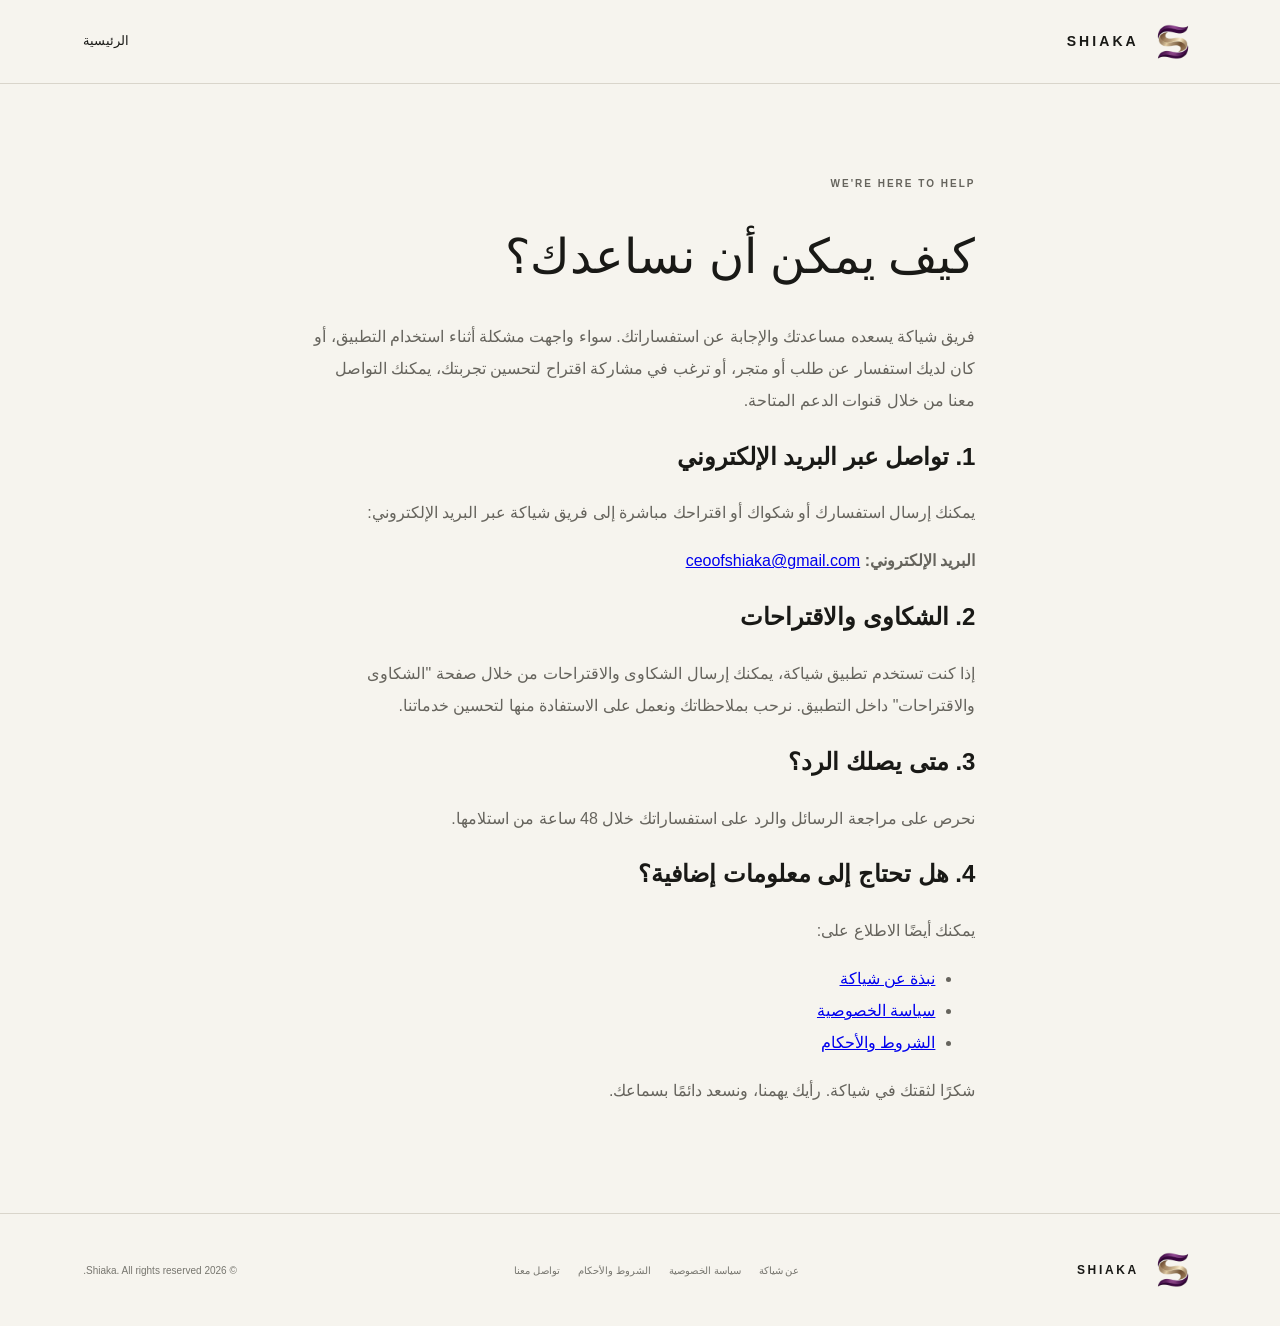
<file: shiaka-website/support.html>
<!doctype html>
<html lang="ar" dir="rtl">
<head>
  <meta charset="utf-8">
  <meta name="viewport" content="width=device-width, initial-scale=1">

  <title>الدعم والمساعدة | شياكة Shiaka</title>

  <meta name="description" content="تواصل مع فريق دعم شياكة للحصول على المساعدة والإجابة عن استفساراتك ومتابعة الشكاوى والاقتراحات.">
  <meta name="theme-color" content="#171715">

  <link rel="icon" type="image/png" href="assets/shiaka-favicon.png?v=2">
  <link rel="apple-touch-icon" href="assets/shiaka-favicon.png?v=2">
  <link rel="stylesheet" href="styles.css">
</head>

<body>

<header class="site-header">
  <a class="brand" href="index.html" aria-label="Shiaka home">
    <img
      src="assets/shiaka-logo-transparent.png"
      alt="Shiaka Logo"
      class="brand-logo"
    >
    <span>SHIAKA</span>
  </a>

  <a class="text-link" href="index.html">الرئيسية</a>
</header>

<main class="legal">

  <p class="eyebrow">WE'RE HERE TO HELP</p>

  <h1>كيف يمكن أن نساعدك؟</h1>

  <p>
    فريق شياكة يسعده مساعدتك والإجابة عن استفساراتك.
    سواء واجهت مشكلة أثناء استخدام التطبيق، أو كان لديك استفسار
    عن طلب أو متجر، أو ترغب في مشاركة اقتراح لتحسين تجربتك،
    يمكنك التواصل معنا من خلال قنوات الدعم المتاحة.
  </p>

  <h2>1. تواصل عبر البريد الإلكتروني</h2>

  <p>
    يمكنك إرسال استفسارك أو شكواك أو اقتراحك مباشرة إلى فريق شياكة
    عبر البريد الإلكتروني:
  </p>

  <p>
    <strong>البريد الإلكتروني:</strong>
    <a href="mailto:ceoofshiaka@gmail.com">
      ceoofshiaka@gmail.com
    </a>
  </p>
  <h2>2. الشكاوى والاقتراحات</h2>
  <p>
    إذا كنت تستخدم تطبيق شياكة، يمكنك إرسال الشكاوى والاقتراحات
    من خلال صفحة "الشكاوى والاقتراحات" داخل التطبيق.
    نرحب بملاحظاتك ونعمل على الاستفادة منها لتحسين خدماتنا.
  </p>
  <h2>3. متى يصلك الرد؟</h2>
  <p>
    نحرص على مراجعة الرسائل والرد على استفساراتك خلال
    48 ساعة من استلامها.
  </p>
  <h2>4. هل تحتاج إلى معلومات إضافية؟</h2>
  <p>
    يمكنك أيضًا الاطلاع على:
  </p>

  <ul>
    <li><a href="about.html">نبذة عن شياكة</a></li>
    <li><a href="privacy.html">سياسة الخصوصية</a></li>
    <li><a href="terms.html">الشروط والأحكام</a></li>
  </ul>

  <p>
    شكرًا لثقتك في شياكة. رأيك يهمنا، ونسعد دائمًا بسماعك.
  </p>
</main>
<footer class="site-footer">
  <a class="brand footer-brand" href="index.html">
    <img
      src="assets/shiaka-logo-transparent.png"
      alt="Shiaka Logo"
      class="brand-logo"
    >
    <span>SHIAKA</span>
  </a>
  <div class="footer-links">
    <a href="about.html">عن شياكة</a>
    <a href="privacy.html">سياسة الخصوصية</a>
    <a href="terms.html">الشروط والأحكام</a>
    <a href="contact.html">تواصل معنا</a>
  </div>
  <span class="copyright">
    © 2026 Shiaka. All rights reserved.
  </span>
</footer>
</body>
</html>
</file>
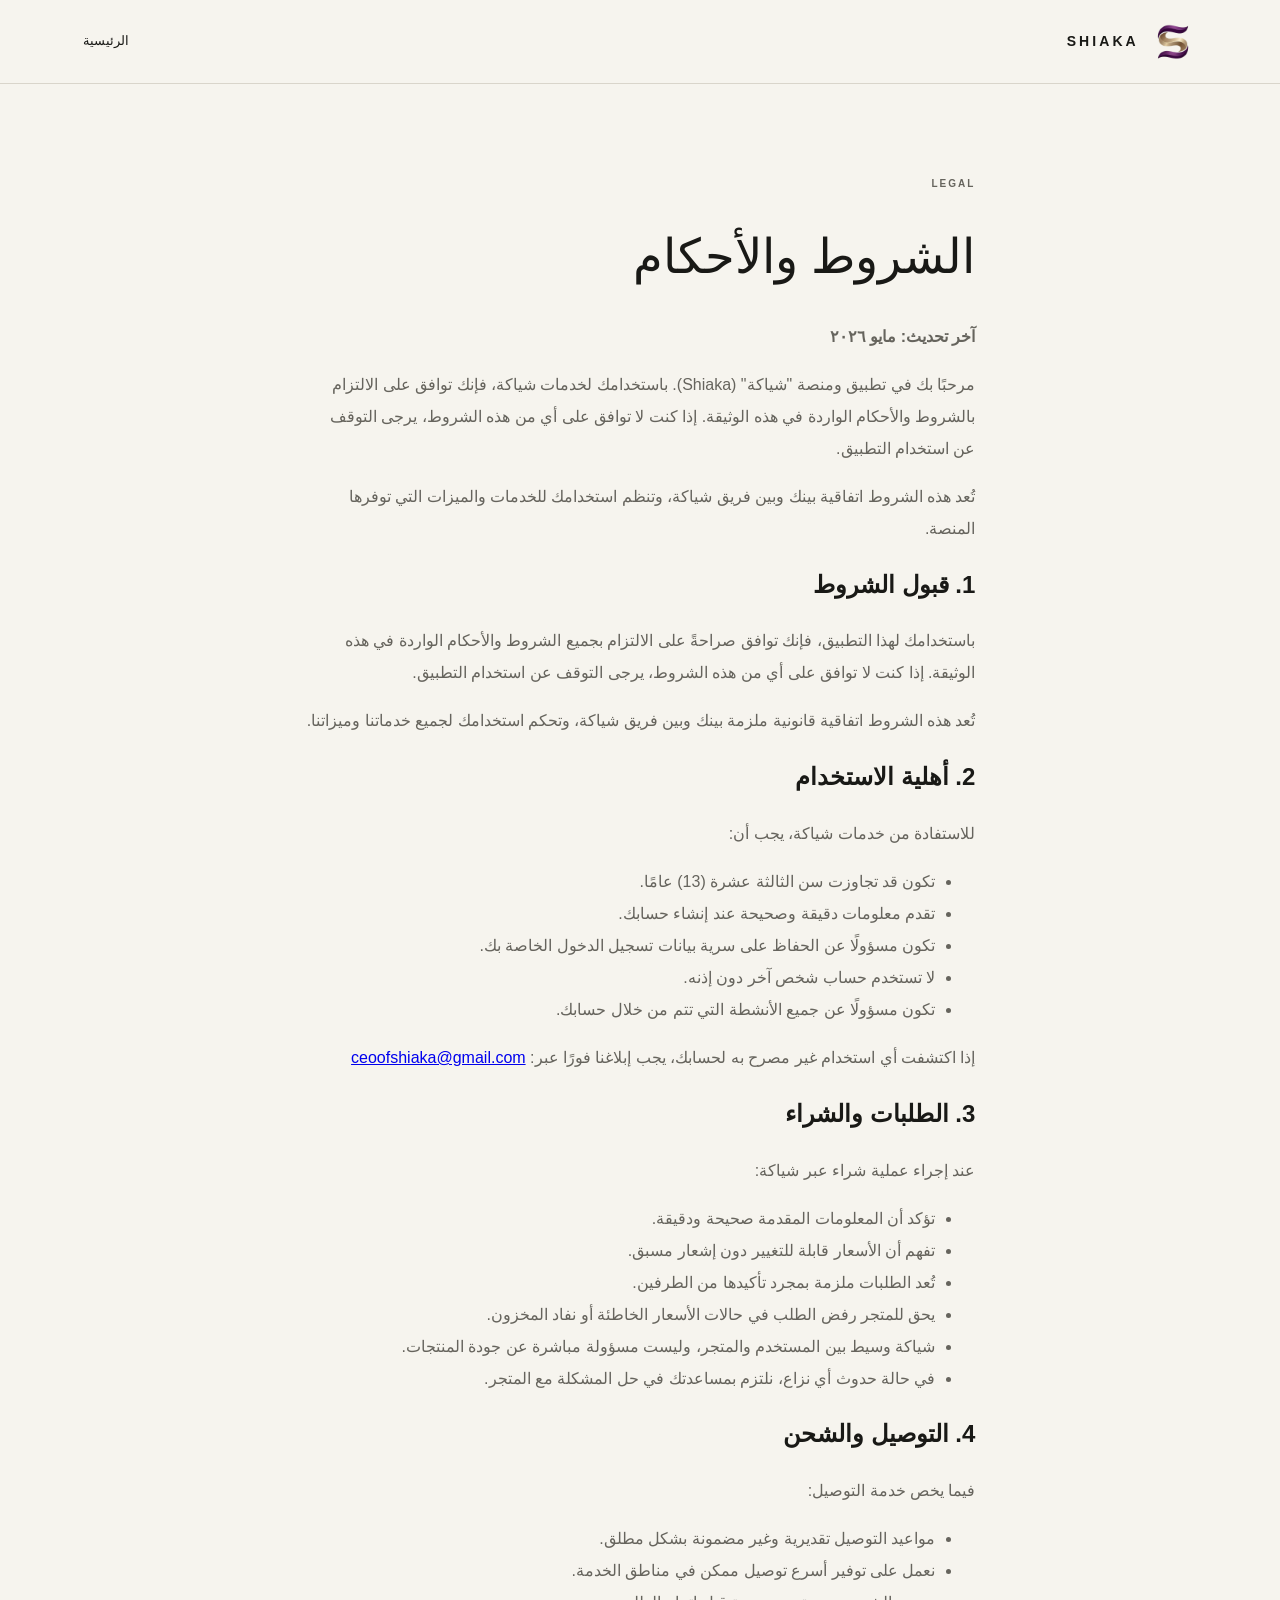
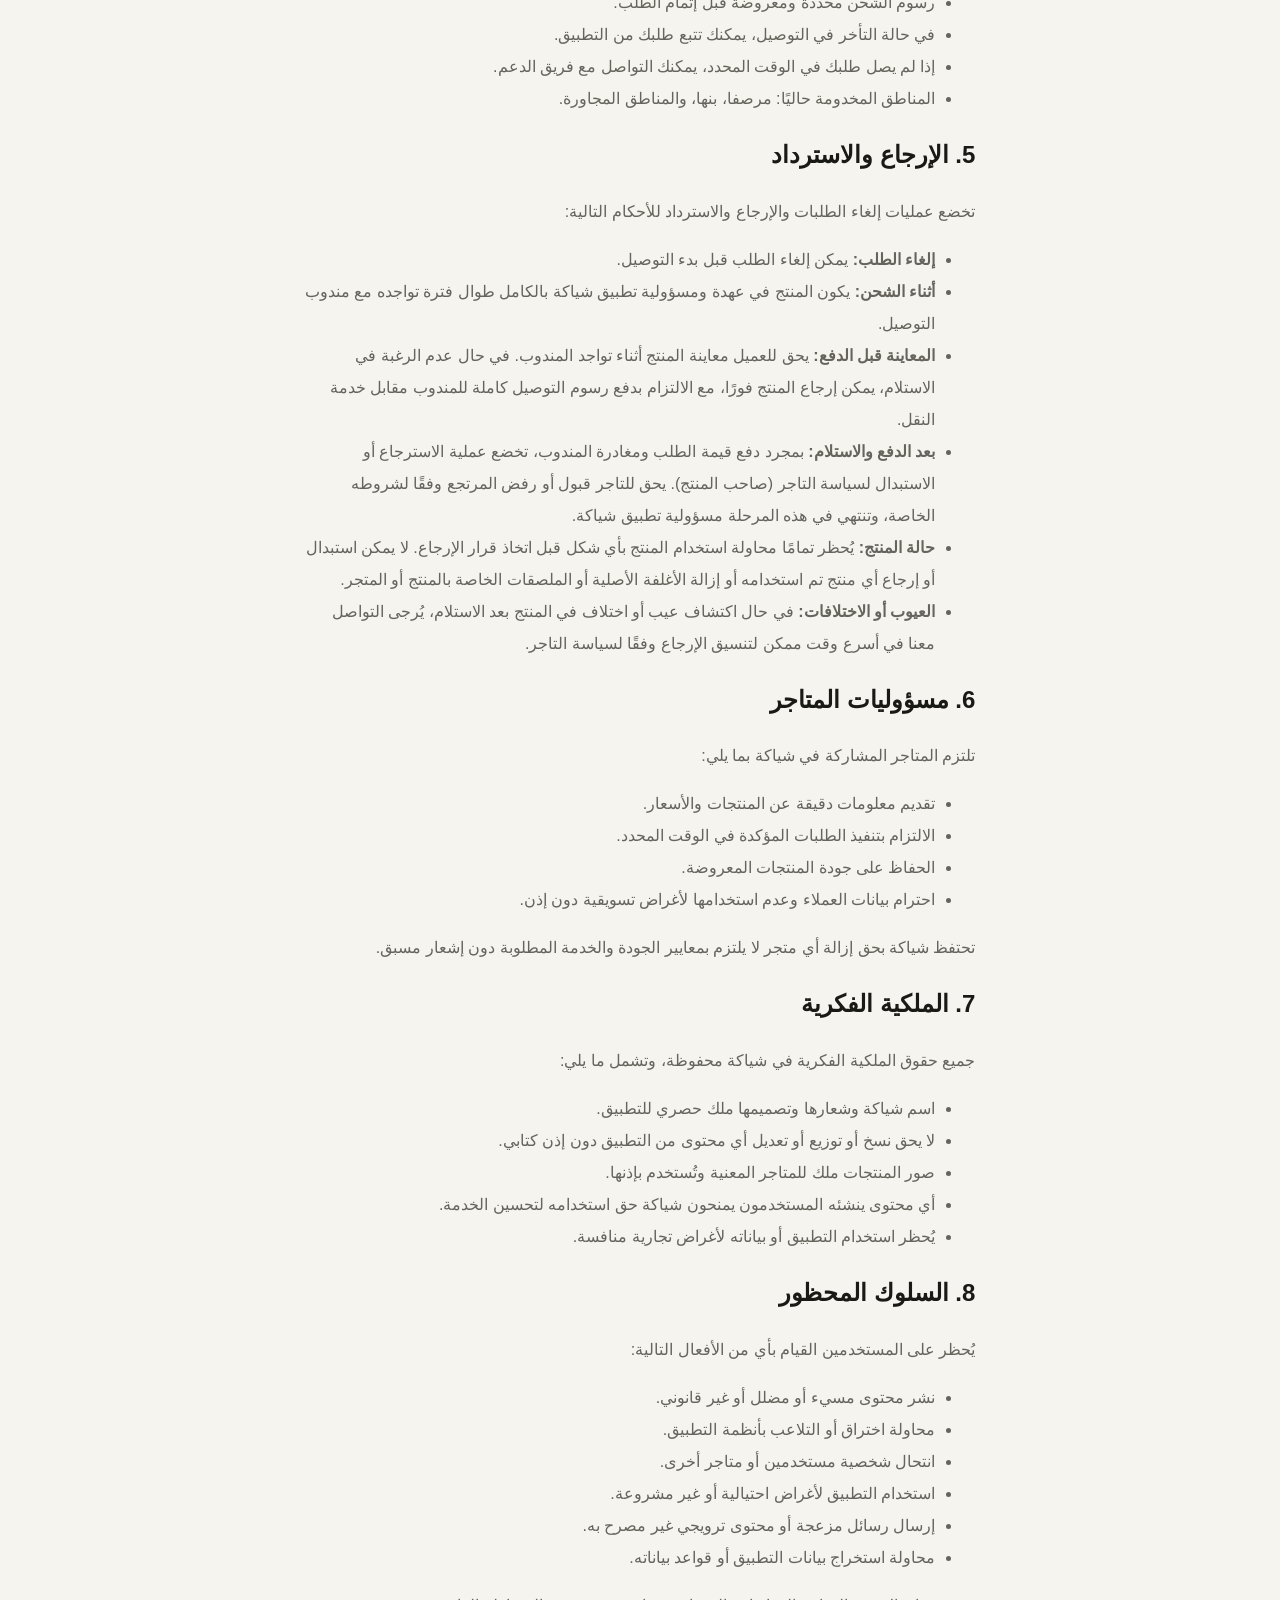
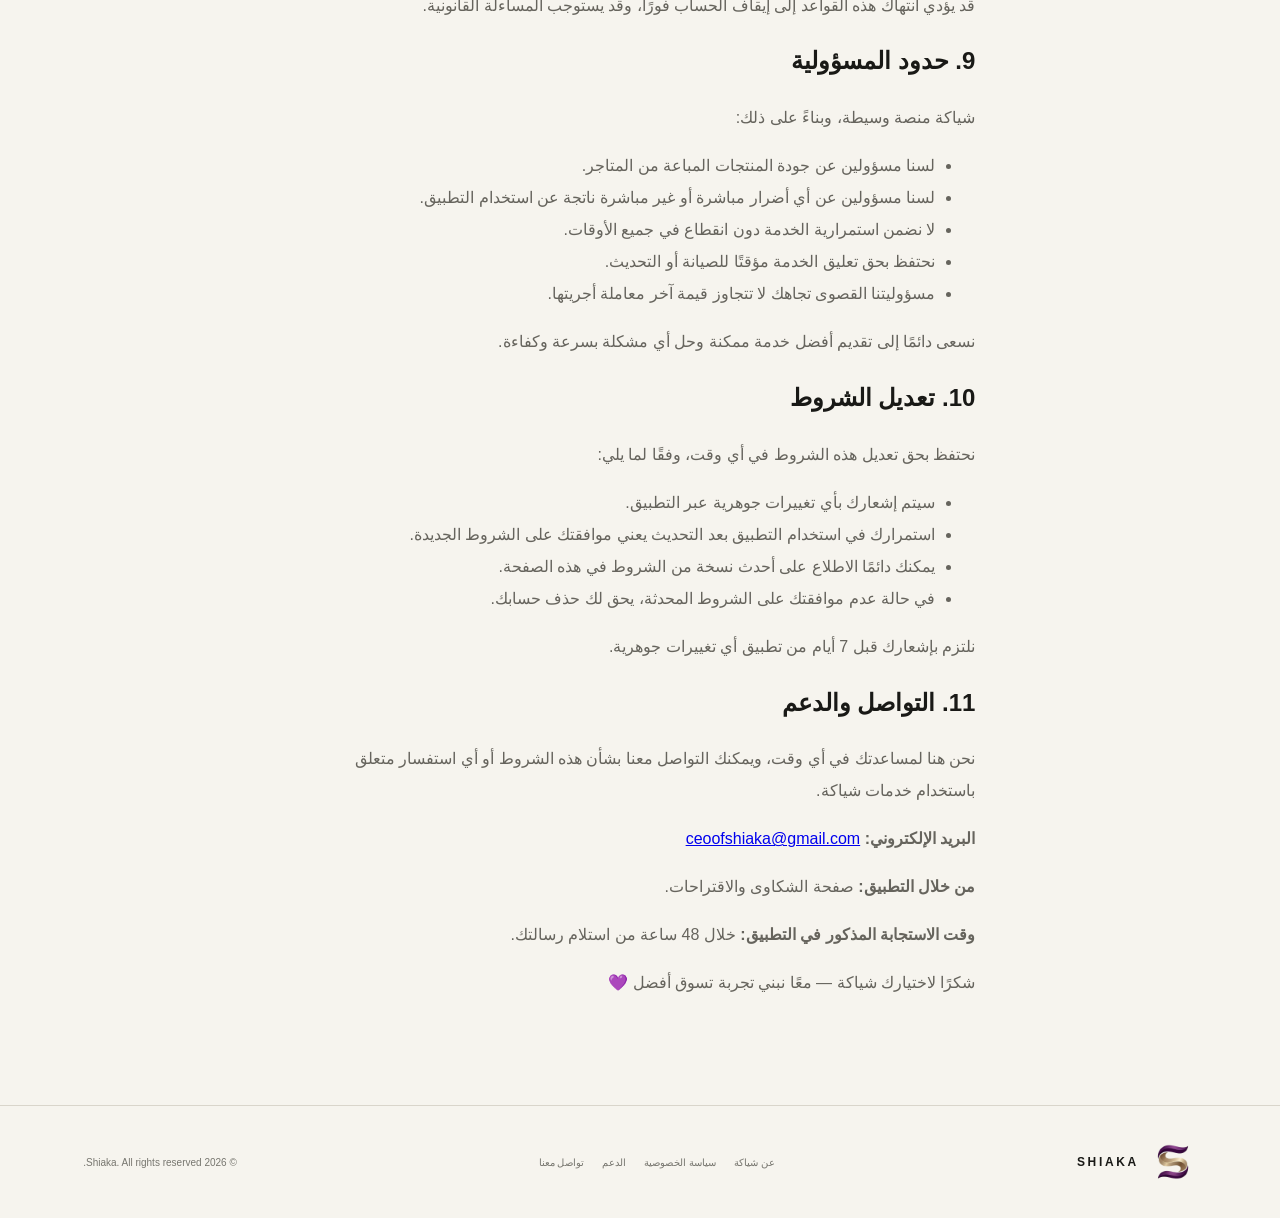
<file: shiaka-website/terms.html>
<!doctype html>
<html lang="ar" dir="rtl">
<head>
  <meta charset="utf-8">
  <meta name="viewport" content="width=device-width, initial-scale=1">

  <title>الشروط والأحكام | شياكة Shiaka</title>

  <meta name="description" content="الشروط والأحكام المنظمة لاستخدام تطبيقات وخدمات شياكة Shiaka.">
  <meta name="theme-color" content="#171715">

  <link rel="icon" type="image/png" href="assets/shiaka-favicon.png?v=2">
  <link rel="apple-touch-icon" href="assets/shiaka-favicon.png?v=2">
  <link rel="stylesheet" href="styles.css">
</head>

<body>

<header class="site-header">
  <a class="brand" href="index.html" aria-label="Shiaka home">
    <img
      src="assets/shiaka-logo-transparent.png"
      alt="Shiaka Logo"
      class="brand-logo"
    >
    <span>SHIAKA</span>
  </a>

  <a class="text-link" href="index.html">الرئيسية</a>
</header>

<main class="legal">

  <p class="eyebrow">LEGAL</p>

  <h1>الشروط والأحكام</h1>

  <p><strong>آخر تحديث: مايو ٢٠٢٦</strong></p>

  <p>
    مرحبًا بك في تطبيق ومنصة "شياكة" (Shiaka).
    باستخدامك لخدمات شياكة، فإنك توافق على الالتزام بالشروط والأحكام
    الواردة في هذه الوثيقة. إذا كنت لا توافق على أي من هذه الشروط،
    يرجى التوقف عن استخدام التطبيق.
  </p>

  <p>
    تُعد هذه الشروط اتفاقية بينك وبين فريق شياكة، وتنظم استخدامك
    للخدمات والميزات التي توفرها المنصة.
  </p>

  <h2>1. قبول الشروط</h2>

  <p>
    باستخدامك لهذا التطبيق، فإنك توافق صراحةً على الالتزام بجميع
    الشروط والأحكام الواردة في هذه الوثيقة.
    إذا كنت لا توافق على أي من هذه الشروط، يرجى التوقف عن استخدام التطبيق.
  </p>

  <p>
    تُعد هذه الشروط اتفاقية قانونية ملزمة بينك وبين فريق شياكة،
    وتحكم استخدامك لجميع خدماتنا وميزاتنا.
  </p>

  <h2>2. أهلية الاستخدام</h2>

  <p>للاستفادة من خدمات شياكة، يجب أن:</p>

  <ul>
    <li>تكون قد تجاوزت سن الثالثة عشرة (13) عامًا.</li>
    <li>تقدم معلومات دقيقة وصحيحة عند إنشاء حسابك.</li>
    <li>تكون مسؤولًا عن الحفاظ على سرية بيانات تسجيل الدخول الخاصة بك.</li>
    <li>لا تستخدم حساب شخص آخر دون إذنه.</li>
    <li>تكون مسؤولًا عن جميع الأنشطة التي تتم من خلال حسابك.</li>
  </ul>

  <p>
    إذا اكتشفت أي استخدام غير مصرح به لحسابك، يجب إبلاغنا فورًا عبر:
    <a href="mailto:ceoofshiaka@gmail.com">ceoofshiaka@gmail.com</a>
  </p>

  <h2>3. الطلبات والشراء</h2>

  <p>عند إجراء عملية شراء عبر شياكة:</p>

  <ul>
    <li>تؤكد أن المعلومات المقدمة صحيحة ودقيقة.</li>
    <li>تفهم أن الأسعار قابلة للتغيير دون إشعار مسبق.</li>
    <li>تُعد الطلبات ملزمة بمجرد تأكيدها من الطرفين.</li>
    <li>يحق للمتجر رفض الطلب في حالات الأسعار الخاطئة أو نفاد المخزون.</li>
    <li>شياكة وسيط بين المستخدم والمتجر، وليست مسؤولة مباشرة عن جودة المنتجات.</li>
    <li>في حالة حدوث أي نزاع، نلتزم بمساعدتك في حل المشكلة مع المتجر.</li>
  </ul>

  <h2>4. التوصيل والشحن</h2>

  <p>فيما يخص خدمة التوصيل:</p>

  <ul>
    <li>مواعيد التوصيل تقديرية وغير مضمونة بشكل مطلق.</li>
    <li>نعمل على توفير أسرع توصيل ممكن في مناطق الخدمة.</li>
    <li>رسوم الشحن محددة ومعروضة قبل إتمام الطلب.</li>
    <li>في حالة التأخر في التوصيل، يمكنك تتبع طلبك من التطبيق.</li>
    <li>إذا لم يصل طلبك في الوقت المحدد، يمكنك التواصل مع فريق الدعم.</li>
    <li>المناطق المخدومة حاليًا: مرصفا، بنها، والمناطق المجاورة.</li>
  </ul>

  <h2>5. الإرجاع والاسترداد</h2>

  <p>تخضع عمليات إلغاء الطلبات والإرجاع والاسترداد للأحكام التالية:</p>

  <ul>
    <li>
      <strong>إلغاء الطلب:</strong>
      يمكن إلغاء الطلب قبل بدء التوصيل.
    </li>

    <li>
      <strong>أثناء الشحن:</strong>
      يكون المنتج في عهدة ومسؤولية تطبيق شياكة بالكامل طوال فترة
      تواجده مع مندوب التوصيل.
    </li>

    <li>
      <strong>المعاينة قبل الدفع:</strong>
      يحق للعميل معاينة المنتج أثناء تواجد المندوب.
      في حال عدم الرغبة في الاستلام، يمكن إرجاع المنتج فورًا،
      مع الالتزام بدفع رسوم التوصيل كاملة للمندوب مقابل خدمة النقل.
    </li>

    <li>
      <strong>بعد الدفع والاستلام:</strong>
      بمجرد دفع قيمة الطلب ومغادرة المندوب، تخضع عملية الاسترجاع
      أو الاستبدال لسياسة التاجر (صاحب المنتج).
      يحق للتاجر قبول أو رفض المرتجع وفقًا لشروطه الخاصة،
      وتنتهي في هذه المرحلة مسؤولية تطبيق شياكة.
    </li>

    <li>
      <strong>حالة المنتج:</strong>
      يُحظر تمامًا محاولة استخدام المنتج بأي شكل قبل اتخاذ قرار الإرجاع.
      لا يمكن استبدال أو إرجاع أي منتج تم استخدامه أو إزالة الأغلفة
      الأصلية أو الملصقات الخاصة بالمنتج أو المتجر.
    </li>

    <li>
      <strong>العيوب أو الاختلافات:</strong>
      في حال اكتشاف عيب أو اختلاف في المنتج بعد الاستلام،
      يُرجى التواصل معنا في أسرع وقت ممكن لتنسيق الإرجاع
      وفقًا لسياسة التاجر.
    </li>
  </ul>

  <h2>6. مسؤوليات المتاجر</h2>

  <p>تلتزم المتاجر المشاركة في شياكة بما يلي:</p>

  <ul>
    <li>تقديم معلومات دقيقة عن المنتجات والأسعار.</li>
    <li>الالتزام بتنفيذ الطلبات المؤكدة في الوقت المحدد.</li>
    <li>الحفاظ على جودة المنتجات المعروضة.</li>
    <li>احترام بيانات العملاء وعدم استخدامها لأغراض تسويقية دون إذن.</li>
  </ul>

  <p>
    تحتفظ شياكة بحق إزالة أي متجر لا يلتزم بمعايير الجودة والخدمة
    المطلوبة دون إشعار مسبق.
  </p>

  <h2>7. الملكية الفكرية</h2>

  <p>جميع حقوق الملكية الفكرية في شياكة محفوظة، وتشمل ما يلي:</p>

  <ul>
    <li>اسم شياكة وشعارها وتصميمها ملك حصري للتطبيق.</li>
    <li>لا يحق نسخ أو توزيع أو تعديل أي محتوى من التطبيق دون إذن كتابي.</li>
    <li>صور المنتجات ملك للمتاجر المعنية وتُستخدم بإذنها.</li>
    <li>أي محتوى ينشئه المستخدمون يمنحون شياكة حق استخدامه لتحسين الخدمة.</li>
    <li>يُحظر استخدام التطبيق أو بياناته لأغراض تجارية منافسة.</li>
  </ul>

  <h2>8. السلوك المحظور</h2>

  <p>يُحظر على المستخدمين القيام بأي من الأفعال التالية:</p>

  <ul>
    <li>نشر محتوى مسيء أو مضلل أو غير قانوني.</li>
    <li>محاولة اختراق أو التلاعب بأنظمة التطبيق.</li>
    <li>انتحال شخصية مستخدمين أو متاجر أخرى.</li>
    <li>استخدام التطبيق لأغراض احتيالية أو غير مشروعة.</li>
    <li>إرسال رسائل مزعجة أو محتوى ترويجي غير مصرح به.</li>
    <li>محاولة استخراج بيانات التطبيق أو قواعد بياناته.</li>
  </ul>

  <p>
    قد يؤدي انتهاك هذه القواعد إلى إيقاف الحساب فورًا،
    وقد يستوجب المساءلة القانونية.
  </p>

  <h2>9. حدود المسؤولية</h2>

  <p>شياكة منصة وسيطة، وبناءً على ذلك:</p>

  <ul>
    <li>لسنا مسؤولين عن جودة المنتجات المباعة من المتاجر.</li>
    <li>لسنا مسؤولين عن أي أضرار مباشرة أو غير مباشرة ناتجة عن استخدام التطبيق.</li>
    <li>لا نضمن استمرارية الخدمة دون انقطاع في جميع الأوقات.</li>
    <li>نحتفظ بحق تعليق الخدمة مؤقتًا للصيانة أو التحديث.</li>
    <li>مسؤوليتنا القصوى تجاهك لا تتجاوز قيمة آخر معاملة أجريتها.</li>
  </ul>

  <p>
    نسعى دائمًا إلى تقديم أفضل خدمة ممكنة وحل أي مشكلة بسرعة وكفاءة.
  </p>

  <h2>10. تعديل الشروط</h2>

  <p>نحتفظ بحق تعديل هذه الشروط في أي وقت، وفقًا لما يلي:</p>

  <ul>
    <li>سيتم إشعارك بأي تغييرات جوهرية عبر التطبيق.</li>
    <li>استمرارك في استخدام التطبيق بعد التحديث يعني موافقتك على الشروط الجديدة.</li>
    <li>يمكنك دائمًا الاطلاع على أحدث نسخة من الشروط في هذه الصفحة.</li>
    <li>في حالة عدم موافقتك على الشروط المحدثة، يحق لك حذف حسابك.</li>
  </ul>

  <p>
    نلتزم بإشعارك قبل 7 أيام من تطبيق أي تغييرات جوهرية.
  </p>

  <h2>11. التواصل والدعم</h2>

  <p>
    نحن هنا لمساعدتك في أي وقت، ويمكنك التواصل معنا بشأن
    هذه الشروط أو أي استفسار متعلق باستخدام خدمات شياكة.
  </p>

  <p>
    <strong>البريد الإلكتروني:</strong>
    <a href="mailto:ceoofshiaka@gmail.com">
      ceoofshiaka@gmail.com
    </a>
  </p>

  <p>
    <strong>من خلال التطبيق:</strong>
    صفحة الشكاوى والاقتراحات.
  </p>

  <p>
    <strong>وقت الاستجابة المذكور في التطبيق:</strong>
    خلال 48 ساعة من استلام رسالتك.
  </p>

  <p>
    شكرًا لاختيارك شياكة — معًا نبني تجربة تسوق أفضل 💜
  </p>

</main>

<footer class="site-footer">

  <a class="brand footer-brand" href="index.html">
    <img
      src="assets/shiaka-logo-transparent.png"
      alt="Shiaka Logo"
      class="brand-logo"
    >
    <span>SHIAKA</span>
  </a>

  <div class="footer-links">
    <a href="about.html">عن شياكة</a>
    <a href="privacy.html">سياسة الخصوصية</a>
    <a href="support.html">الدعم</a>
    <a href="contact.html">تواصل معنا</a>
  </div>

  <span class="copyright">
    © 2026 Shiaka. All rights reserved.
  </span>

</footer>

</body>
</html>
</file>
<file: shiaka-website/styles.css>
:root {
  --ink: #191916;
  --paper: #f6f4ee;
  --sand: #e7e0d3;
  --muted: #77766f;
  --line: #d9d5cb;
}

* {
  box-sizing: border-box;
}

html {
  scroll-behavior: smooth;
}

body {
  margin: 0;
  background: var(--paper);
  color: var(--ink);
  font-family: Arial, "Noto Sans Arabic", sans-serif;
  line-height: 1.7;
}

/* Header */
.site-header {
  height: 84px;
  padding: 0 6.5%;
  display: flex;
  align-items: center;
  justify-content: space-between;
  border-bottom: 1px solid var(--line);
}

.brand {
  display: flex;
  align-items: center;
  gap: 10px;
  text-decoration: none;
  color: var(--ink);
  font-size: 14px;
  letter-spacing: .22em;
  font-weight: 800;
}

.brand-logo {
  width: 48px;
  height: 48px;
  object-fit: contain;
  display: block;
  flex-shrink: 0;
}

.desktop-nav,
.header-actions,
.footer-links {
  display: flex;
  align-items: center;
  gap: 30px;
}

.desktop-nav a,
.footer-links a,
.text-link {
  color: var(--ink);
  text-decoration: none;
  font-size: 13px;
}

.header-actions {
  gap: 20px;
}

.lang-btn,
.menu-btn {
  background: none;
  border: 0;
  font: inherit;
  cursor: pointer;
}

.lang-btn {
  font-size: 12px;
  letter-spacing: .1em;
}

.menu-btn {
  display: none;
}

/* Hero */
.hero {
  min-height: 650px;
  padding: 90px 9%;
  display: grid;
  grid-template-columns: 1.05fr .95fr;
  gap: 7%;
  align-items: center;
}

.eyebrow {
  font-size: 10px;
  letter-spacing: .2em;
  font-weight: 700;
  color: var(--muted);
  margin: 0 0 22px;
}

.hero h1 {
  font-size: clamp(42px, 5.4vw, 76px);
  line-height: 1.2;
  letter-spacing: -.05em;
  margin: 0 0 24px;
  font-weight: 500;
}

.hero h1 em {
  font-family: Georgia, serif;
  font-weight: 400;
  color: #8a7658;
}

.hero-lead,
.body-copy {
  max-width: 570px;
  color: #66645d;
  font-size: 16px;
  line-height: 2;
}

.hero-actions {
  display: flex;
  gap: 12px;
  margin-top: 32px;
}

.button {
  display: inline-flex;
  align-items: center;
  justify-content: center;
  padding: 13px 23px;
  text-decoration: none;
  font-size: 13px;
  min-height: 48px;
}

.button-dark {
  background: var(--ink);
  color: white;
}

.button-light {
  border: 1px solid var(--line);
  color: var(--ink);
}

.micro-note {
  font-size: 11px;
  color: #8b887f;
  margin-top: 38px;
}

/* Hero Artwork */
.hero-art {
  height: 440px;
  position: relative;
  display: grid;
  place-items: center;
  background: #e8e2d7;
  overflow: hidden;
}

.art-card {
  height: 78%;
  width: 62%;
  background: #24241f;
  color: #f4f0e7;
  display: flex;
  flex-direction: column;
  align-items: center;
  justify-content: space-between;
  padding: 25px;
  z-index: 1;
  box-shadow: 20px 20px 0 #c9beac;
}

.art-small,
.art-bottom {
  font-size: 9px;
  letter-spacing: .2em;
}

.art-big {
  font: clamp(120px, 18vw, 230px)/1 Georgia, serif;
  color: #d8cbb6;
}

.art-orbit {
  position: absolute;
  border: 1px solid #a99b84;
  border-radius: 50%;
  width: 420px;
  height: 420px;
}

.orbit-two {
  width: 500px;
  height: 500px;
}

.art-caption {
  position: absolute;
  bottom: 14px;
  right: 18px;
  font-size: 8px;
  letter-spacing: .16em;
  color: #716b60;
}

/* Sections */
.section-wrap {
  padding: 100px 12%;
}

.intro {
  max-width: 1100px;
}

.intro h2,
.how-section h2,
.closing h2 {
  font-size: clamp(34px, 4vw, 54px);
  line-height: 1.35;
  font-weight: 500;
  letter-spacing: -.04em;
  margin: 0 0 25px;
}

.body-copy {
  max-width: 690px;
}

.how-section {
  background: #eae6dd;
  padding: 20px 0 80px;
}

.steps {
  display: grid;
  grid-template-columns: repeat(3, 1fr);
  gap: 34px;
  margin-top: 70px;
}

.step {
  border-top: 1px solid #bdb6a9;
  padding-top: 20px;
}

.step span {
  font: italic 18px Georgia;
  color: #98866a;
}

.step h3 {
  font-size: 18px;
  font-weight: 500;
  margin: 35px 0 8px;
}

.step p {
  font-size: 13px;
  color: #6e6a62;
  line-height: 2;
}

/* Closing */
.closing {
  padding-top: 110px;
  padding-bottom: 120px;
}

.closing h2 {
  margin-bottom: 32px;
}

/* Footer */
.site-footer {
  padding: 32px 6.5%;
  border-top: 1px solid var(--line);
  display: flex;
  align-items: center;
  justify-content: space-between;
  gap: 25px;
  flex-wrap: wrap;
}

.footer-links {
  gap: 18px;
  flex-wrap: wrap;
}

.footer-links a,
.copyright {
  font-size: 10px;
  color: #77766f;
}

.footer-brand {
  font-size: 12px;
}

/* Legal Pages */
.legal {
  max-width: 850px;
  margin: auto;
  padding: 90px 7%;
  min-height: 65vh;
}

.legal h1 {
  font-size: 48px;
  font-weight: 500;
  line-height: 1.3;
}

.legal p,
.legal li {
  color: #66645d;
  line-height: 2;
}

.legal .notice {
  padding: 18px;
  background: #ebe6dc;
  border-right: 3px solid #9b8869;
  font-size: 13px;
}

/* Responsive */
@media (max-width: 760px) {
  .site-header {
    height: 70px;
    padding: 0 5%;
  }

  .brand-logo {
    width: 42px;
    height: 42px;
  }

  .desktop-nav {
    display: none;
  }

  .menu-btn {
    display: block;
  }

  .text-link {
    display: none;
  }

  .hero {
    padding: 55px 7%;
    grid-template-columns: 1fr;
    gap: 45px;
  }

  .hero-art {
    height: 330px;
  }

  .section-wrap {
    padding: 75px 7%;
  }

  .steps {
    grid-template-columns: 1fr;
    gap: 25px;
    margin-top: 45px;
  }

  .step h3 {
    margin-top: 20px;
  }

  .site-footer {
    align-items: flex-start;
    flex-direction: column;
  }

  .footer-links {
    gap: 12px 20px;
  }

  .legal {
    padding: 60px 7%;
  }

  .legal h1 {
    font-size: 36px;
  }
}
</file>
